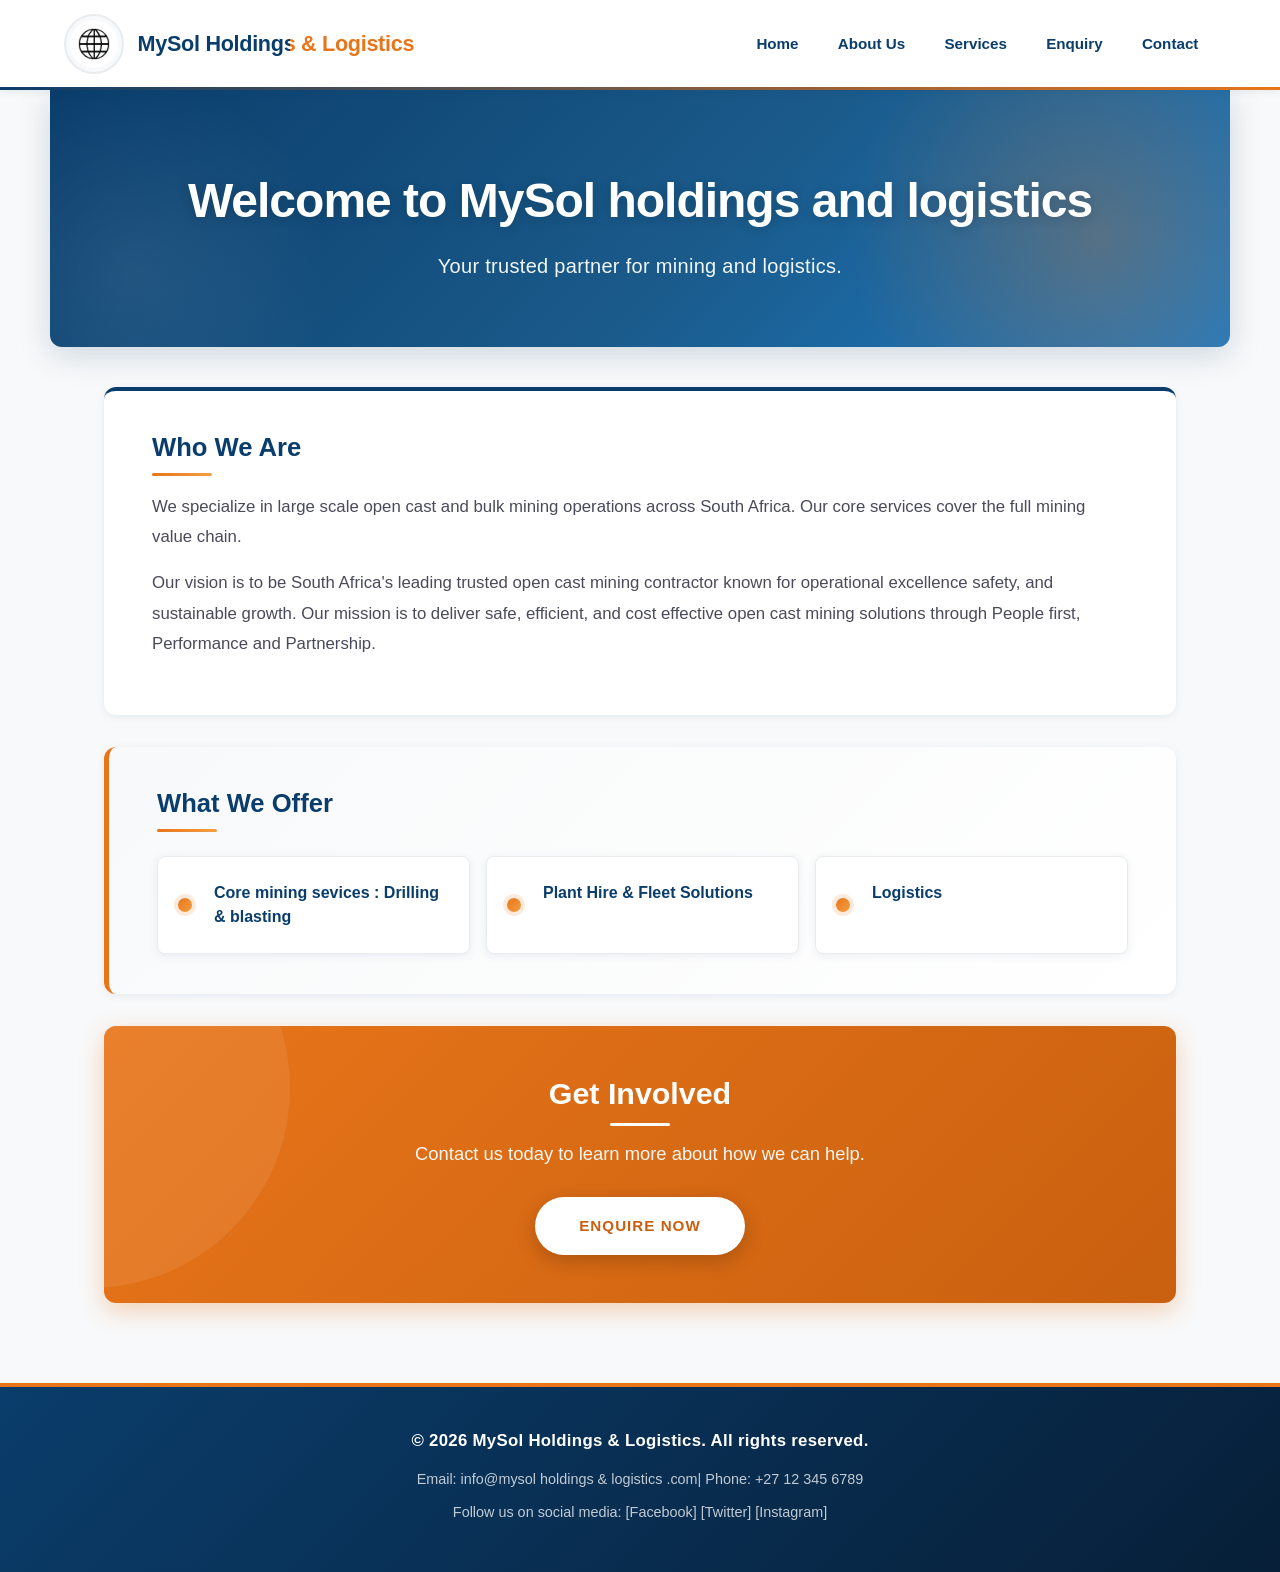
<file: WEDE_POE_ST10482837/index.html>
<!DOCTYPE html>
<html lang="en">
<head>
    <meta charset="UTF-8">
    <meta name="viewport" content="width=device-width, initial-scale=1.0">
    <title>Home - Organisation Name</title>
</head>
<body>

    <!-- ===== HEADER WITH NAVIGATION ===== -->
    <header>
        <div>
            <img src="images/logo.png" alt="Organisation Logo" width="150">
        </div>
        <nav>
            <ul>
                <li><a href="index.html">Home</a></li>
                <li><a href="about.html">About Us</a></li>
                <li><a href="services.html">Services</a></li>
                <li><a href="enquiry.html">Enquiry</a></li>
                <li><a href="contact.html">Contact</a></li>
                <link rel="stylesheet" href="CSS/index.css">
            </ul>
        </nav>
    </header>

    <!-- ===== MAIN CONTENT ===== -->
    <main>

      
        <section>
            <h1>Welcome to MySol holdings and logistics</h1>
            <p>Your trusted partner for mining and logistics.</p>
           
        </section>

        <!-- Introduction Section -->
        <section>
            <h2>Who We Are</h2>
            <p>We specialize in large scale open cast and bulk mining operations across South Africa. Our core services cover the full mining value chain.</p>
            <p>Our vision is to be South Africa's leading trusted open cast mining contractor known for operational excellence safety, and sustainable growth. Our mission is to deliver safe, efficient, and cost effective open cast mining solutions through People first, Performance and Partnership.</p>
        </section>

        <!-- Key Features / Highlights -->
        <section>
            <h2>What We Offer</h2>
            <ul>
                <li>Core mining sevices : Drilling & blasting</li>
                <li>Plant Hire & Fleet Solutions</li>
                <li>Logistics</li>
            </ul>
        </section>

        <!-- Call to Action -->
        <section>
            <h2>Get Involved</h2>
            <p>Contact us today to learn more about how we can help.</p>
            <a href="enquiry.html">Enquire Now</a>
        </section>

    </main>

    <!-- ===== FOOTER ===== -->
    <footer>
        <p>&copy; 2026 MySol Holdings & Logistics. All rights reserved.</p>
        <p>Email: info@mysol holdings & logistics .com| Phone: +27 12 345 6789</p>
        <p>Follow us on social media: [Facebook] [Twitter] [Instagram]</p>
    </footer>

</body>
</html>
</file>
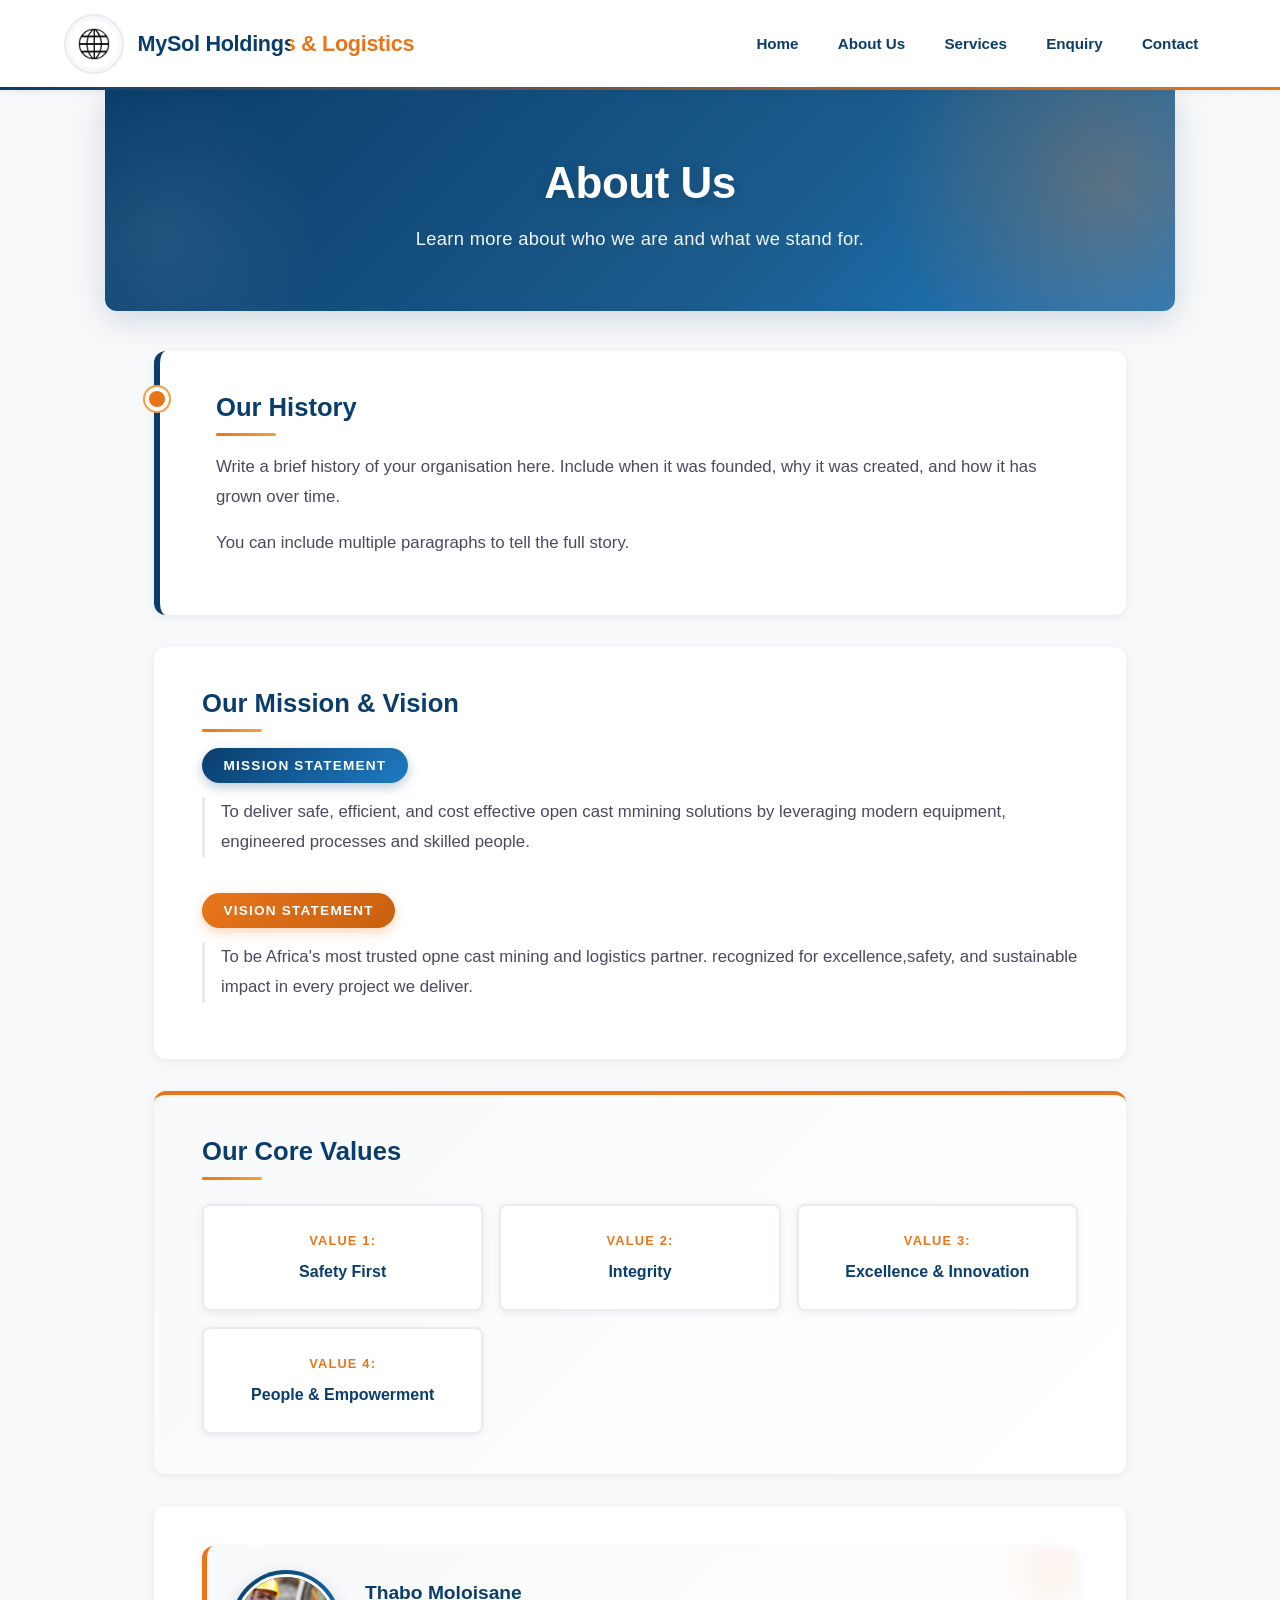
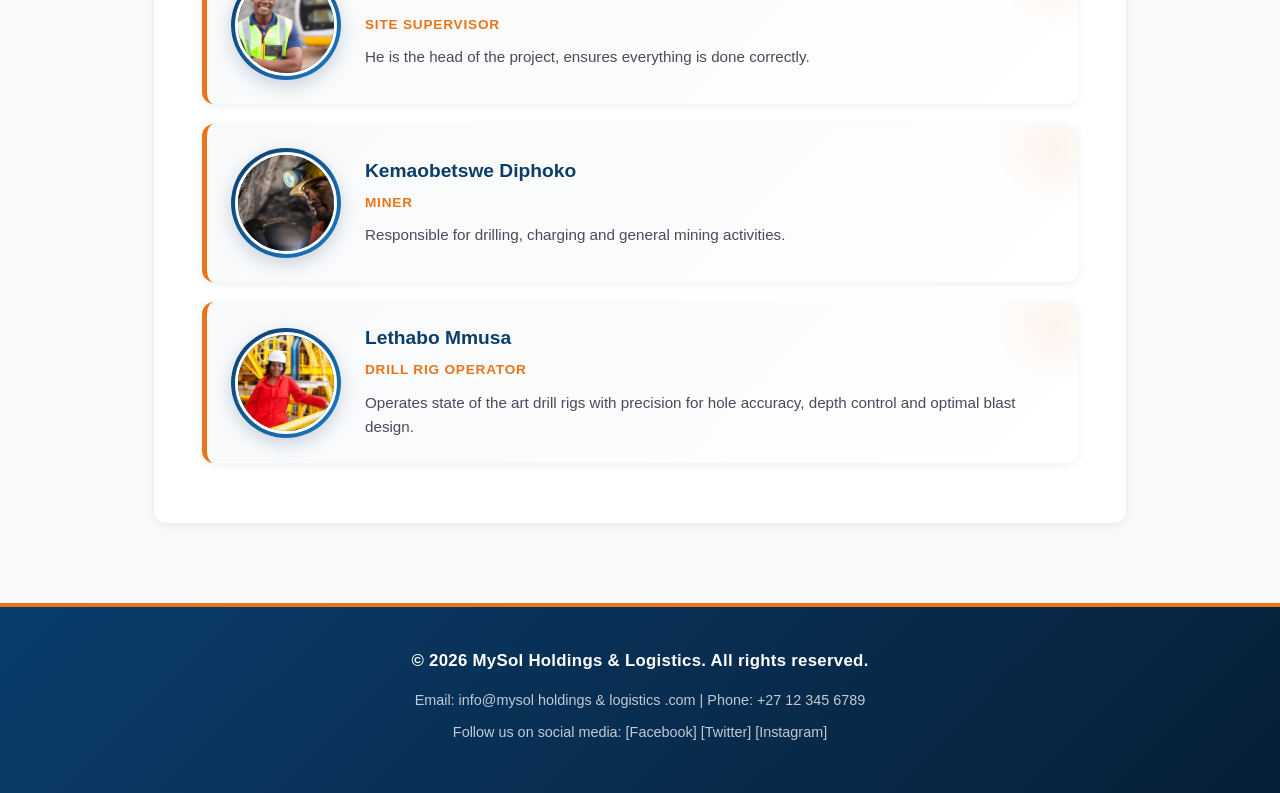
<file: WEDE_POE_ST10482837/about.html>
<!DOCTYPE html>
<html lang="en">
<head>
    <meta charset="UTF-8">
    <meta name="viewport" content="width=device-width, initial-scale=1.0">
    <title>About Us - Organisation Name</title>
</head>
<body>

    <!-- ===== HEADER WITH NAVIGATION ===== -->
    <header>
        <div>
            <img src="images/logo.png" alt="Organisation Logo" width="150">
        </div>
        <nav>
            <ul>
                <li><a href="index.html">Home</a></li>
                <li><a href="about.html">About Us</a></li>
                <li><a href="services.html">Services</a></li>
                <li><a href="enquiry.html">Enquiry</a></li>
                <li><a href="contact.html">Contact</a></li>
                <link rel="stylesheet" href="CSS/about.css">
            </ul>
        </nav>
    </header>

    <!-- ===== MAIN CONTENT ===== -->
    <main>

        <!-- Page Title -->
        <section>
            <h1>About Us</h1>
            <p>Learn more about who we are and what we stand for.</p>
        </section>

        <!-- Organisation History -->
        <section>
            <h2>Our History</h2>
            <p>Write a brief history of your organisation here. Include when it was founded, why it was created, and how it has grown over time.</p>
            <p>You can include multiple paragraphs to tell the full story.</p>
        </section>

        <!-- Mission and Vision -->
        <section>
            <h2>Our Mission & Vision</h2>
            
            <h3>Mission Statement</h3>
            <p>To deliver safe, efficient, and cost effective open cast mmining solutions by leveraging modern equipment, engineered processes and skilled people.</p>
            <h3>Vision Statement</h3>
            <p>To be Africa's most trusted opne cast mining and logistics partner. recognized for excellence,safety, and sustainable impact in every  project we deliver.</p>
        </section>

        <!-- Values -->
        <section>
            <h2>Our Core Values</h2>
            <ul>
                <li><strong>Value 1:</strong>Safety First</li>
                <li><strong>Value 2:</strong>Integrity</li>
                <li><strong>Value 3:</strong>Excellence & Innovation</li>
                <li><strong>Value 4:</strong>People & Empowerment</li>
            </ul>
        </section>

        <!-- Team Members -->
        <section>
            <div class="team-card">
                <div class="team-photo">
                    <img src="images/thabo.jpg" alt="Thabo Moloisane - Site Supervisor">
                </div>
                <div class="team-info">
                    <h3>Thabo Moloisane</h3>
                    <p><strong>Site Supervisor</strong></p>
                    <p>He is the head of the project, ensures everything is done correctly.</p>
                </div>
            </div>

            <div class="team-card">
                <div class="team-photo">
                    <img src="images/kemoabetswe.jpg" alt="Kemaobetswe Diphoko - Miner">
                </div>
                <div class="team-info">
                    <h3>Kemaobetswe Diphoko</h3>
                    <p><strong>Miner</strong></p>
                    <p>Responsible for drilling, charging and general mining activities.</p>
                </div>
            </div>

            <div class="team-card">
                <div class="team-photo">
                    <img src="images/lethabo.jpg" alt="Lethabo Mmusa - Drill Rig Operator">
                </div>
                <div class="team-info">
                    <h3>Lethabo Mmusa</h3>
                    <p><strong>Drill Rig Operator</strong></p>
                    <p>Operates state of the art drill rigs with precision for hole accuracy, depth control and optimal blast design.</p>
                </div>
            </div>
        </section>

    </main>

    <!-- ===== FOOTER ===== -->
    <footer>
        <p>&copy; 2026 MySol Holdings & Logistics. All rights reserved.</p>
        <p>Email: info@mysol holdings & logistics .com | Phone: +27 12 345 6789</p>
        <p>Follow us on social media: [Facebook] [Twitter] [Instagram]</p>
    </footer>

</body>
</html>
</file>
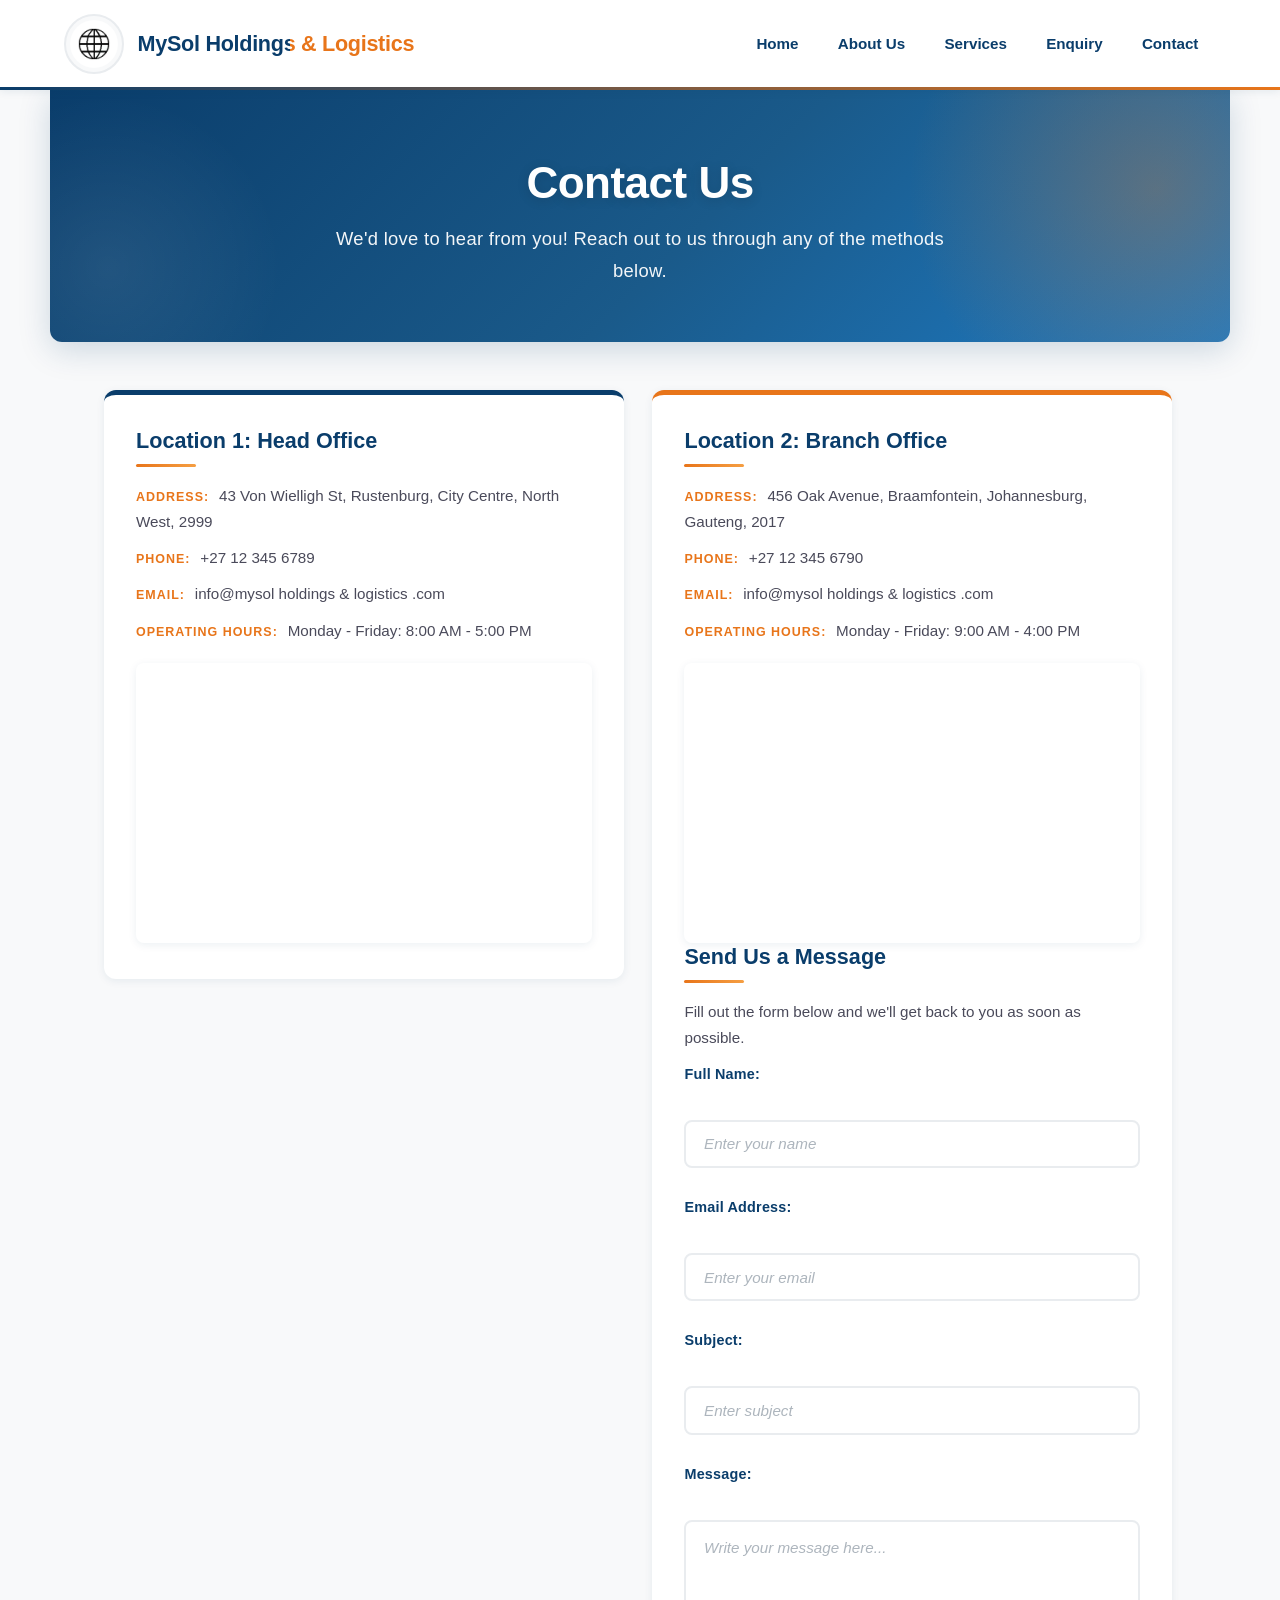
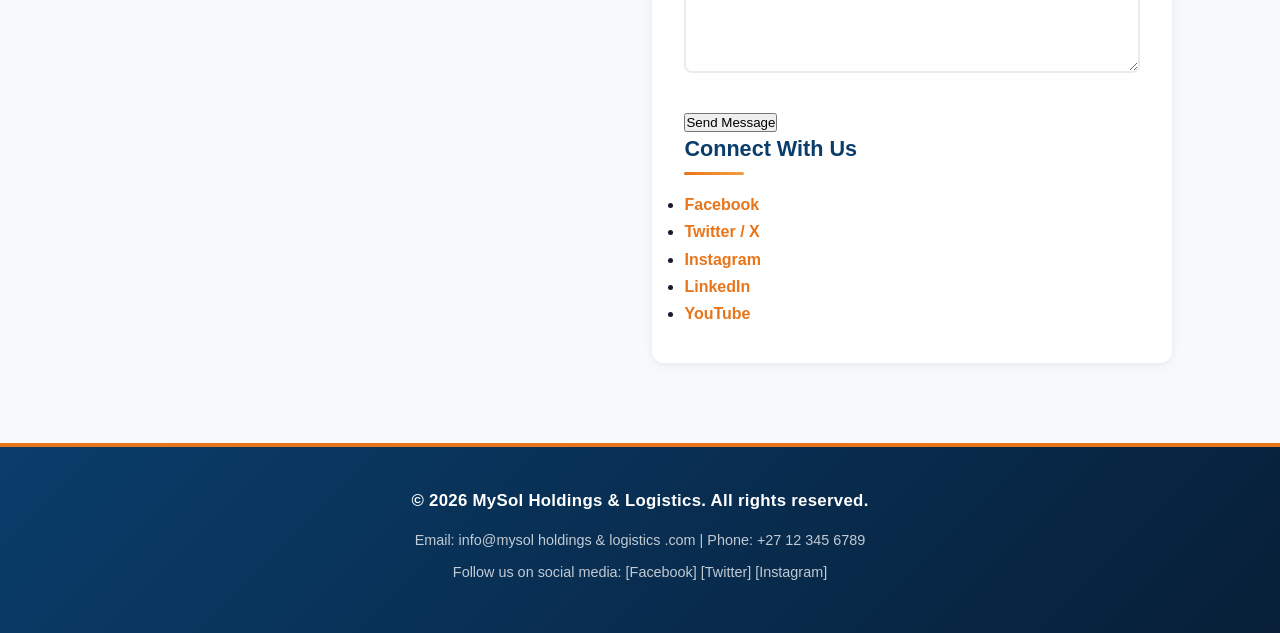
<file: WEDE_POE_ST10482837/contact.html>
<!DOCTYPE html>
<html lang="en">
<head>
    <meta charset="UTF-8">
    <meta name="viewport" content="width=device-width, initial-scale=1.0">
    <title>Contact - Organisation Name</title>
</head>
<body>

    <!-- ===== HEADER WITH NAVIGATION ===== -->
    <header>
        <div>
            <img src="images/logo.png" alt="Organisation Logo" width="150">
        </div>
        <nav>
            <ul>
                <li><a href="index.html">Home</a></li>
                <li><a href="about.html">About Us</a></li>
                <li><a href="services.html">Services</a></li>
                <li><a href="enquiry.html">Enquiry</a></li>
                <li><a href="contact.html">Contact</a></li>
                <link rel="stylesheet" href="CSS/contact.css">
            </ul>
        </nav>
    </header>

    <!-- ===== MAIN CONTENT ===== -->
    <main>

        <!-- Page Title -->
        <section>
            <h1>Contact Us</h1>
            <p>We'd love to hear from you! Reach out to us through any of the methods below.</p>
        </section>

        <!-- Location 1 -->
        <section>
            <h2>Location 1: Head Office</h2>
            <p><strong>Address:</strong> 43 Von Wielligh St, Rustenburg, City Centre, North West, 2999</p>
            <p><strong>Phone:</strong> +27 12 345 6789</p>
            <p><strong>Email:</strong> info@mysol holdings & logistics .com</p>
            <p><strong>Operating Hours:</strong> Monday - Friday: 8:00 AM - 5:00 PM</p>
            <!-- Map placeholder -->
            <iframe src="https://www.google.com/maps/embed?pb=!1m18!1m12!1m3!1d3595.937837672436!2d27.235020574523013!3d-25.673355277407456!2m3!1f0!2f0!3f0!3m2!1i1024!2i768!4f13.1!3m3!1m2!1s0x1ebe09d91824f307%3A0x62cb518120f85bdc!2sMySol%20Holdings%20and%20Logistics%20PTY(LTD)!5e0!3m2!1sen!2sza!4v1786690045069!5m2!1sen!2sza" width="600" height="450" style="border:0;" allowfullscreen="" loading="lazy" referrerpolicy="strict-origin-when-cross-origin"></iframe>
        </section>

        <!-- Location 2 -->
        <section>
            <h2>Location 2: Branch Office</h2>
            <p><strong>Address:</strong> 456 Oak Avenue, Braamfontein, Johannesburg, Gauteng, 2017</p>
            <p><strong>Phone:</strong> +27 12 345 6790</p>
            <p><strong>Email:</strong> info@mysol holdings & logistics .com</p>
            <p><strong>Operating Hours:</strong> Monday - Friday: 9:00 AM - 4:00 PM</p>
            <!-- Map placeholder -->
           <iframe src="https://www.google.com/maps/embed?pb=!1m18!1m12!1m3!1d14320.477138010294!2d28.02776474054277!3d-26.192797683333346!2m3!1f0!2f0!3f0!3m2!1i1024!2i768!4f13.1!3m3!1m2!1s0x1e950c1974081ac5%3A0xd12a225dc667e805!2sBraamfontein%2C%20Johannesburg%2C%202017!5e0!3m2!1sen!2sza!4v1786690291360!5m2!1sen!2sza" width="600" height="450" style="border:0;" allowfullscreen="" loading="lazy" referrerpolicy="strict-origin-when-cross-origin"></iframe>

        <!-- Contact Form -->
        <section>
            <h2>Send Us a Message</h2>
            <p>Fill out the form below and we'll get back to you as soon as possible.</p>

            <form action="#" method="POST">
                <div>
                    <label for="contact-name">Full Name:</label><br>
                    <input type="text" id="contact-name" name="contact-name" placeholder="Enter your name" required>
                </div>
                <br>

                <div>
                    <label for="contact-email">Email Address:</label><br>
                    <input type="email" id="contact-email" name="contact-email" placeholder="Enter your email" required>
                </div>
                <br>

                <div>
                    <label for="contact-subject">Subject:</label><br>
                    <input type="text" id="contact-subject" name="contact-subject" placeholder="Enter subject">
                </div>
                <br>

                <div>
                    <label for="contact-message">Message:</label><br>
                    <textarea id="contact-message" name="contact-message" rows="5" cols="50" placeholder="Write your message here..." required></textarea>
                </div>
                <br>

                <div>
                    <button type="submit">Send Message</button>
                </div>
            </form>
        </section>

        <!-- Social Media Links -->
        <section>
            <h2>Connect With Us</h2>
            <ul>
                <li><a href="#">Facebook</a></li>
                <li><a href="#">Twitter / X</a></li>
                <li><a href="#">Instagram</a></li>
                <li><a href="#">LinkedIn</a></li>
                <li><a href="#">YouTube</a></li>
            </ul>
        </section>

    </main>

    <!-- ===== FOOTER ===== -->
    <footer>
        <p>&copy; 2026 MySol Holdings & Logistics. All rights reserved.</p>
        <p>Email: info@mysol holdings & logistics .com | Phone: +27 12 345 6789</p>
        <p>Follow us on social media: [Facebook] [Twitter] [Instagram]</p>
    </footer>

</body>
</html>
</file>
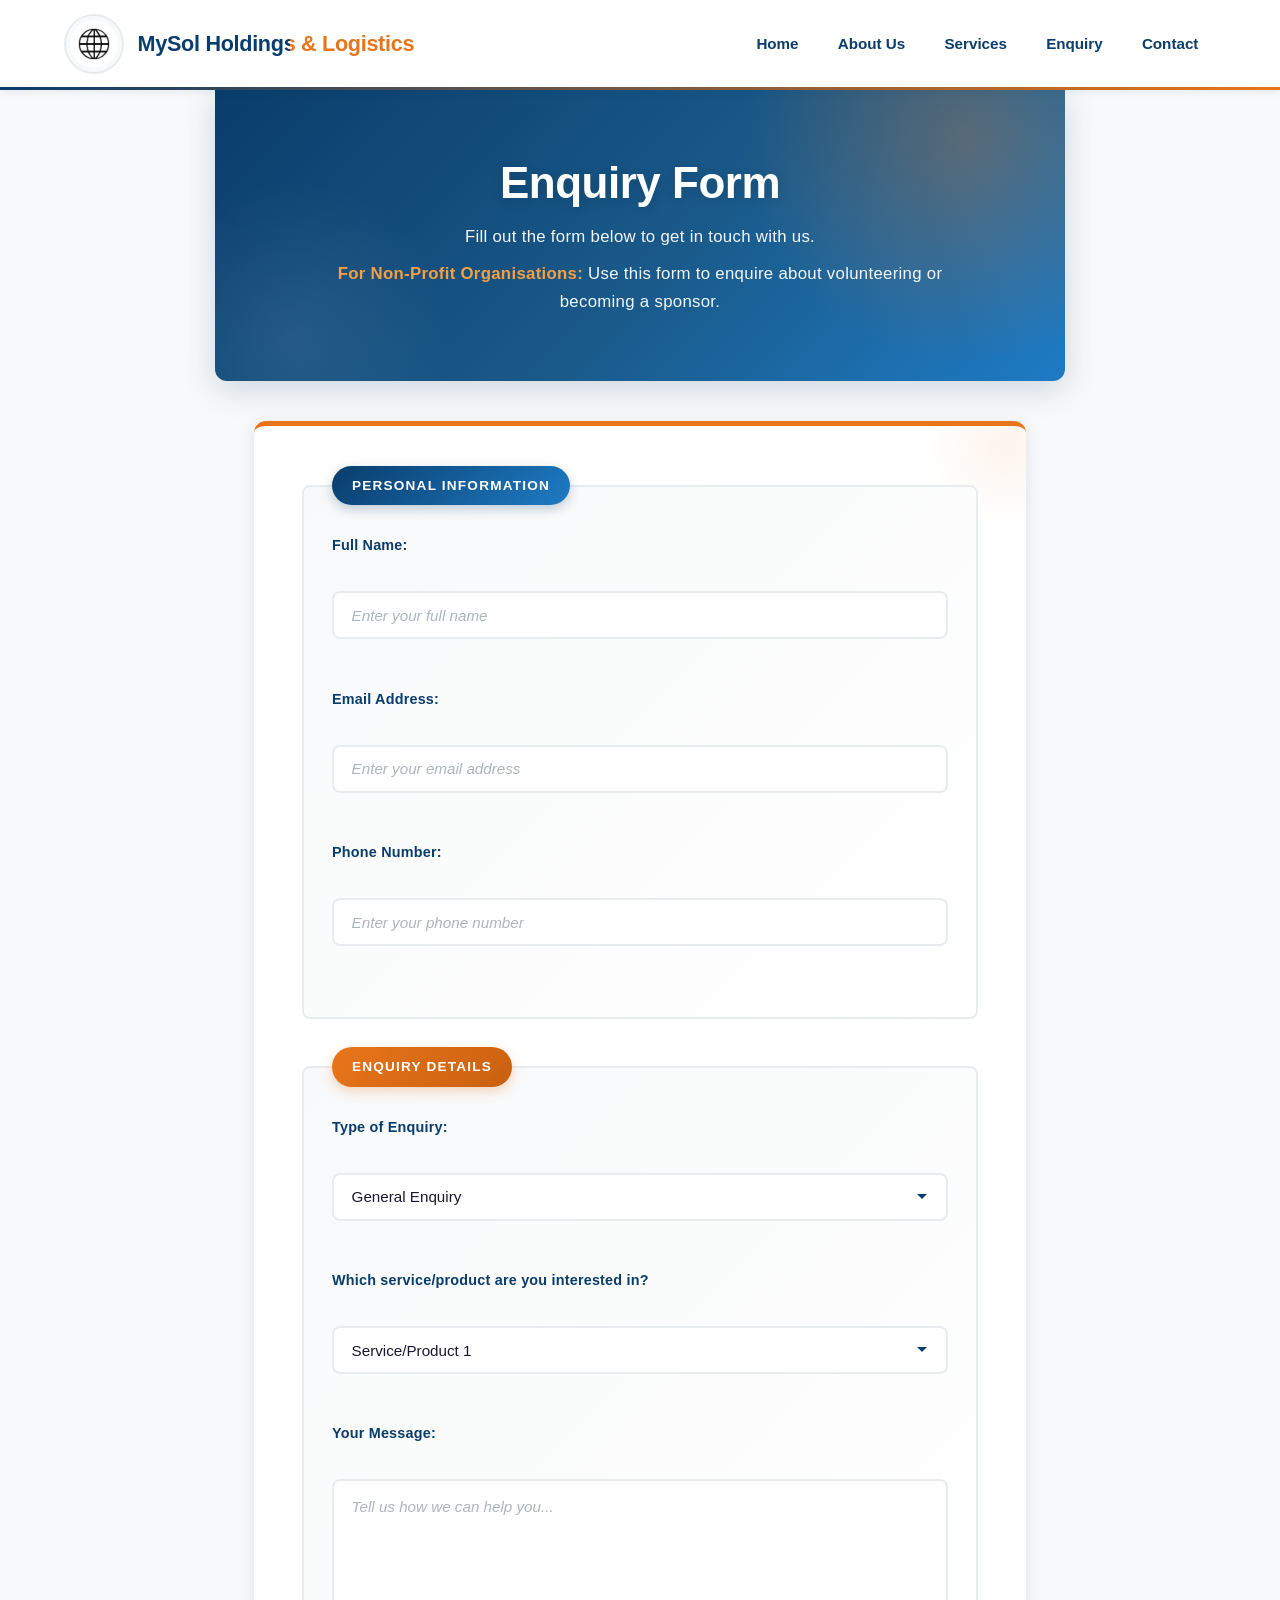
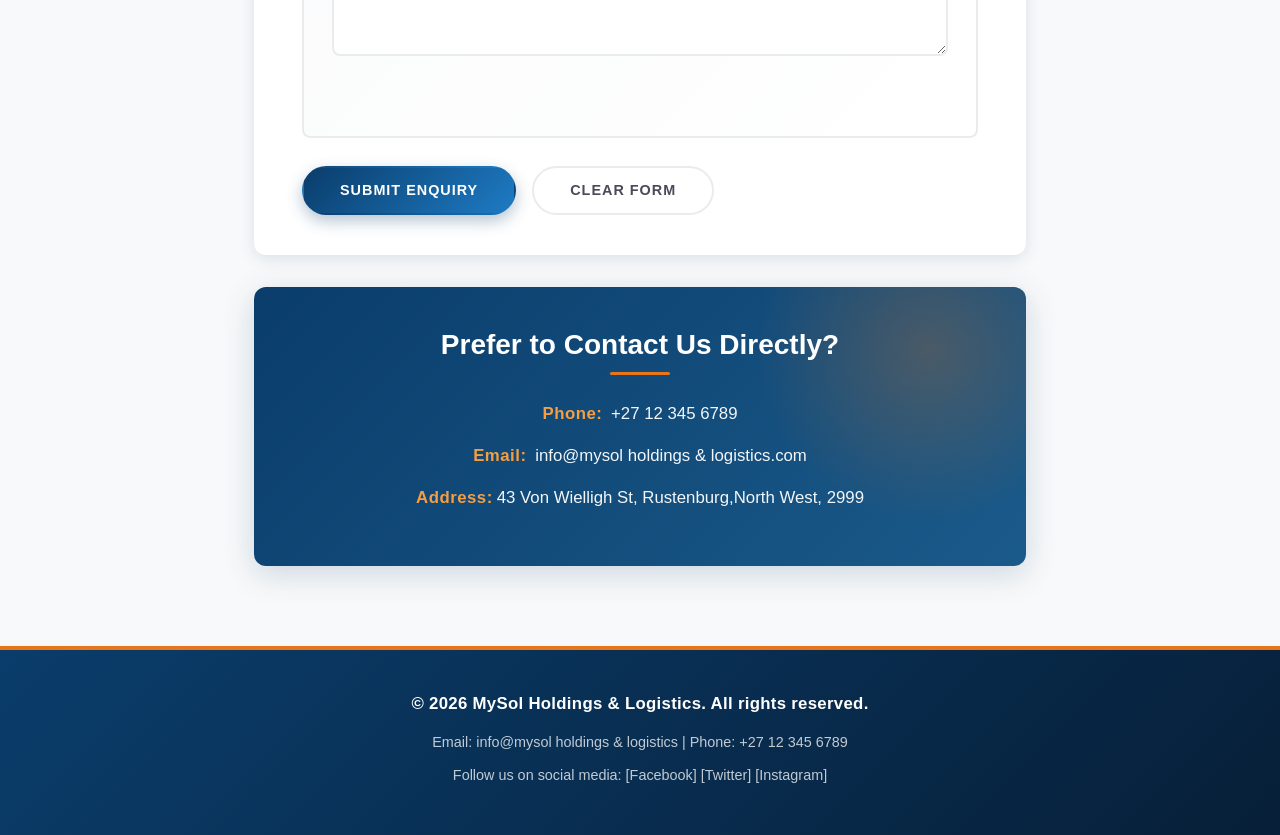
<file: WEDE_POE_ST10482837/enquiry.html>
<!DOCTYPE html>
<html lang="en">
<head>
    <meta charset="UTF-8">
    <meta name="viewport" content="width=device-width, initial-scale=1.0">
    <title>Enquiry - Organisation Name</title>
</head>
<body>

    <!-- ===== HEADER WITH NAVIGATION ===== -->
    <header>
        <div>
            <img src="images/logo.png" alt="Organisation Logo" width="150">
        </div>
        <nav>
            <ul>
                <li><a href="index.html">Home</a></li>
                <li><a href="about.html">About Us</a></li>
                <li><a href="services.html">Services</a></li>
                <li><a href="enquiry.html">Enquiry</a></li>
                <li><a href="contact.html">Contact</a></li>
                <link rel="stylesheet" href="CSS/enquiry.css">
            </ul>
        </nav>
    </header>

    <!-- ===== MAIN CONTENT ===== -->
    <main>

        <!-- Page Title -->
        <section>
            <h1>Enquiry Form</h1>
            <p>Fill out the form below to get in touch with us.</p>
            <p><strong>For Non-Profit Organisations:</strong> Use this form to enquire about volunteering or becoming a sponsor.</p>
        </section>

        <!-- Enquiry Form -->
        <section>
            <form action="#" method="POST">

                <!-- Personal Information -->
                <fieldset>
                    <legend>Personal Information</legend>
                    
                    <div>
                        <label for="fullname">Full Name:</label><br>
                        <input type="text" id="fullname" name="fullname" placeholder="Enter your full name" required>
                    </div>
                    <br>

                    <div>
                        <label for="email">Email Address:</label><br>
                        <input type="email" id="email" name="email" placeholder="Enter your email address" required>
                    </div>
                    <br>

                    <div>
                        <label for="phone">Phone Number:</label><br>
                        <input type="tel" id="phone" name="phone" placeholder="Enter your phone number">
                    </div>
                    <br>

                </fieldset>

                <!-- Enquiry Details -->
                <fieldset>
                    <legend>Enquiry Details</legend>

                    <div>
                        <label for="enquiry-type">Type of Enquiry:</label><br>
                        <select id="enquiry-type" name="enquiry-type">
                            <option value="general">General Enquiry</option>
                            <option value="service">Service/Product Enquiry</option>
                            <option value="volunteer">Volunteer Opportunity (NPO)</option>
                            <option value="sponsor">Sponsorship (NPO)</option>
                            <option value="other">Other</option>
                        </select>
                    </div>
                    <br>

                    <div>
                        <label for="service-interest">Which service/product are you interested in?</label><br>
                        <select id="service-interest" name="service-interest">
                            <option value="service1">Service/Product 1</option>
                            <option value="service2">Service/Product 2</option>
                            <option value="service3">Service/Product 3</option>
                            <option value="not-sure">I'm not sure yet</option>
                        </select>
                    </div>
                    <br>

                    <div>
                        <label for="message">Your Message:</label><br>
                        <textarea id="message" name="message" rows="6" cols="50" placeholder="Tell us how we can help you..." required></textarea>
                    </div>
                    <br>

                </fieldset>

                <!-- Submit Button -->
                <div>
                    <button type="submit">Submit Enquiry</button>
                    <button type="reset">Clear Form</button>
                </div>

            </form>
        </section>

        <!-- Contact Information -->
        <section>
            <h2>Prefer to Contact Us Directly?</h2>
            <p><strong>Phone:</strong> +27 12 345 6789</p>
            <p><strong>Email:</strong> info@mysol holdings & logistics.com</p>
            <p><strong>Address:</strong>43 Von Wielligh St, Rustenburg,North West, 2999</p>
        </section>

    </main>

    <!-- ===== FOOTER ===== -->
    <footer>
        <p>&copy; 2026 MySol Holdings & Logistics. All rights reserved.</p>
        <p>Email: info@mysol holdings & logistics | Phone: +27 12 345 6789</p>
        <p>Follow us on social media: [Facebook] [Twitter] [Instagram]</p>
    </footer>

</body>
</html>
</file>
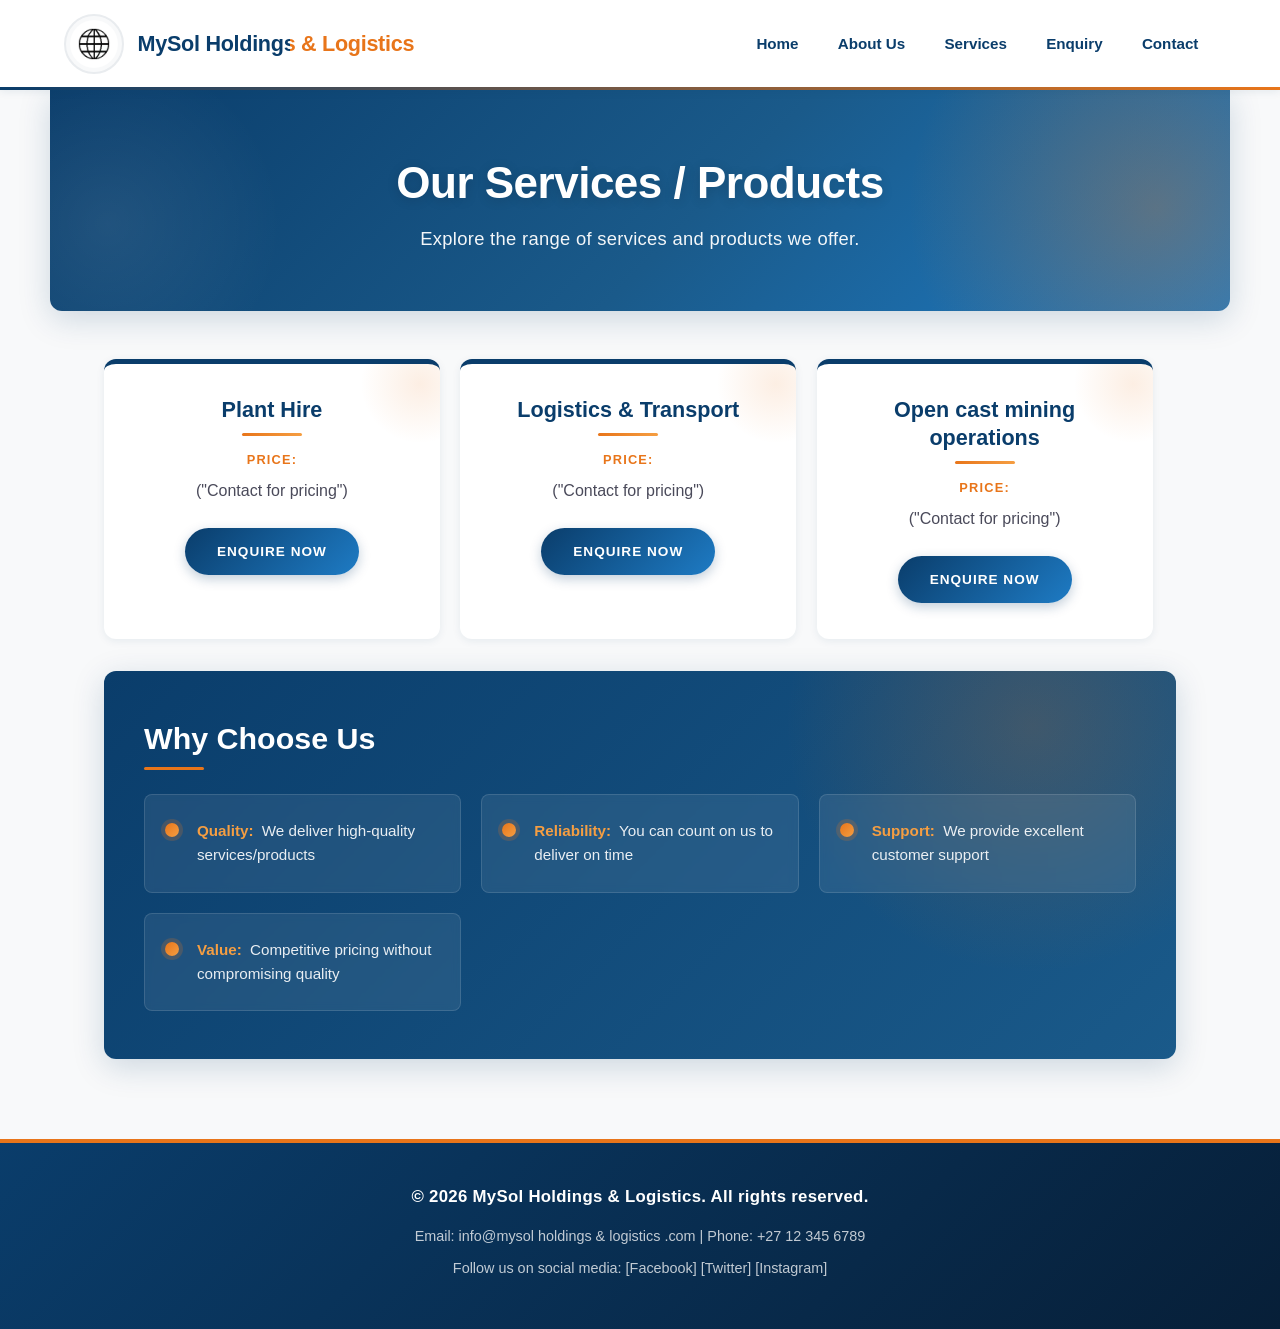
<file: WEDE_POE_ST10482837/services.html>
<!DOCTYPE html>
<html lang="en">
<head>
    <meta charset="UTF-8">
    <meta name="viewport" content="width=device-width, initial-scale=1.0">
    <title>Services - Organisation Name</title>
</head>
<body>

    <!-- ===== HEADER WITH NAVIGATION ===== -->
    <header>
        <div>
            <img src="images/logo.png" alt="Organisation Logo" width="150">
        </div>
        <nav>
            <ul>
                <li><a href="index.html">Home</a></li>
                <li><a href="about.html">About Us</a></li>
                <li><a href="services.html">Services</a></li>
                <li><a href="enquiry.html">Enquiry</a></li>
                <li><a href="contact.html">Contact</a></li>
                <link rel="stylesheet" href="CSS/services.css">
            </ul>
        </nav>
    </header>

    <!-- ===== MAIN CONTENT ===== -->
    <main>

        <!-- Page Title -->
        <section>
            <h1>Our Services / Products</h1>
            <p>Explore the range of services and products we offer.</p>
        </section>

        <!-- Service 1 -->
        <section>
            <h2>Plant Hire</h2>
            <p><strong>Price:</strong> ("Contact for pricing")</p>
            <a href="enquiry.html">Enquire Now</a>
        </section>

        <!-- Service 2 -->
        <section>
            <h2>Logistics & Transport</h2>
            <p><strong>Price:</strong>("Contact for pricing")</p>
            <a href="enquiry.html">Enquire Now</a>
        </section>

        <!-- Service 3 -->
        <section>
            <h2>Open cast mining operations</h2>
            <p><strong>Price:</strong>("Contact for pricing")</p>
            <a href="enquiry.html">Enquire Now</a>
        </section>

        <!-- Service Packages / Additional Info -->
        <section>
            <h2>Why Choose Us</h2>
            <ul>
                <li><strong>Quality:</strong> We deliver high-quality services/products</li>
                <li><strong>Reliability:</strong> You can count on us to deliver on time</li>
                <li><strong>Support:</strong> We provide excellent customer support</li>
                <li><strong>Value:</strong> Competitive pricing without compromising quality</li>
            </ul>
        </section>

    </main>

    <!-- ===== FOOTER ===== -->
    <footer>
        <p>&copy; 2026 MySol Holdings & Logistics. All rights reserved.</p>
        <p>Email: info@mysol holdings & logistics .com | Phone: +27 12 345 6789</p>
        <p>Follow us on social media: [Facebook] [Twitter] [Instagram]</p>
    </footer>

</body>
</html>
</file>
<file: WEDE_POE_ST10482837/CSS/index.css>
:root {
    --white: #ffffff;
    --off-white: #f8f9fa;
    --light-gray: #e9ecef;
    --blue: #0a3d6b;
    --blue-light: #1a5a8a;
    --blue-accent: #1e7bc4;
    --orange: #e8751a;
    --orange-dark: #c9600f;
    --orange-light: #f59e42;
    --text-dark: #1a1a2e;
    --text-medium: #4a4a5a;
    --text-light: #6c757d;
    --shadow-sm: 0 2px 8px rgba(10, 61, 107, 0.08);
    --shadow-md: 0 4px 16px rgba(10, 61, 107, 0.12);
    --shadow-lg: 0 8px 32px rgba(10, 61, 107, 0.18);
    --radius: 8px;
    --radius-lg: 12px;
    --transition: all 0.3s ease;
}

/* ---------- Reset & Base ---------- */
*, *::before, *::after {
    margin: 0;
    padding: 0;
    box-sizing: border-box;
}

html { scroll-behavior: smooth; }

body {
    font-family: 'Segoe UI', Tahoma, Geneva, Verdana, sans-serif;
    line-height: 1.7;
    color: var(--text-dark);
    background-color: var(--off-white);
    -webkit-font-smoothing: antialiased;
    -moz-osx-font-smoothing: grayscale;
}

img { max-width: 100%; height: auto; display: block; }

h1, h2, h3, h4 {
    font-weight: 700;
    line-height: 1.3;
    color: var(--blue);
}

h1 {
    font-size: 2.4rem;
    margin-bottom: 0.5rem;
    letter-spacing: -0.5px;
}

h2 {
    font-size: 1.6rem;
    margin-bottom: 1rem;
    position: relative;
    padding-bottom: 0.75rem;
}

h2::after {
    content: '';
    position: absolute;
    bottom: 0;
    left: 0;
    width: 60px;
    height: 3px;
    background: linear-gradient(90deg, var(--orange), var(--orange-light));
    border-radius: 2px;
}

p { margin-bottom: 1rem; color: var(--text-medium); }

a { color: var(--orange); text-decoration: none; font-weight: 600; transition: var(--transition); }
a:hover { color: var(--orange-dark); }

/* ============================================
   HEADER — with visible organisation name
   ============================================ */
header {
    background: var(--white);
    box-shadow: var(--shadow-sm);
    position: sticky;
    top: 0;
    z-index: 1000;
    display: flex;
    align-items: center;
    justify-content: space-between;
    padding: 0.85rem 5%;
    flex-wrap: wrap;
    gap: 1rem;
    border-bottom: 3px solid transparent;
    border-image: linear-gradient(90deg, var(--blue), var(--orange)) 1;
}

/* The logo + name container */
header > div {
    display: flex;
    align-items: center;
    gap: 0.85rem;
    flex-shrink: 0;
}

header img {
    width: 60px;
    height: 60px;
    object-fit: contain;
    border-radius: 50%;
    background: var(--off-white);
    padding: 4px;
    border: 2px solid var(--light-gray);
}

/* Organisation name — prominent and visible */
header > div::after {
    content: "MySol Holdings & Logistics";
    font-size: 1.35rem;
    font-weight: 800;
    letter-spacing: -0.3px;
    color: var(--blue);
    line-height: 1.2;
    white-space: nowrap;
}

/* Make the word "Logistics" pop in orange */
header > div::after {
    background: linear-gradient(90deg, var(--blue) 0%, var(--blue) 55%, var(--orange) 55%, var(--orange) 100%);
    -webkit-background-clip: text;
    background-clip: text;
    -webkit-text-fill-color: transparent;
}

/* ---------- Navigation ---------- */
nav ul {
    list-style: none;
    display: flex;
    gap: 0.25rem;
    flex-wrap: wrap;
    align-items: center;
}

nav ul li a {
    display: inline-block;
    padding: 0.6rem 1.1rem;
    color: var(--blue);
    font-weight: 600;
    font-size: 0.95rem;
    border-radius: var(--radius);
    position: relative;
    transition: var(--transition);
    text-decoration: none;
}

nav ul li a::after {
    content: '';
    position: absolute;
    bottom: 4px;
    left: 50%;
    transform: translateX(-50%) scaleX(0);
    width: 60%;
    height: 2px;
    background: var(--orange);
    border-radius: 2px;
    transition: transform 0.3s ease;
}

nav ul li a:hover {
    color: var(--orange);
    background: rgba(232, 117, 26, 0.06);
}

nav ul li a:hover::after { transform: translateX(-50%) scaleX(1); }

nav ul li a.active {
    color: var(--orange);
    background: rgba(232, 117, 26, 0.08);
}

nav ul li a.active::after { transform: translateX(-50%) scaleX(1); }

/* ============================================
   MAIN CONTENT
   ============================================ */
main {
    max-width: 1200px;
    margin: 0 auto;
    padding: 0 5% 3rem;
}

/* ---------- Hero Section ---------- */
main > section:first-of-type {
    background: linear-gradient(135deg, var(--blue) 0%, var(--blue-light) 55%, var(--blue-accent) 100%);
    color: var(--white);
    border-radius: 0 0 var(--radius-lg) var(--radius-lg);
    padding: 5rem 2.5rem 4rem;
    margin: 0 -5% 2.5rem;
    position: relative;
    overflow: hidden;
    text-align: center;
    box-shadow: var(--shadow-lg);
}

main > section:first-of-type::before {
    content: '';
    position: absolute;
    top: -40%;
    right: -10%;
    width: 500px;
    height: 500px;
    background: radial-gradient(circle, rgba(232, 117, 26, 0.28) 0%, transparent 70%);
    border-radius: 50%;
    pointer-events: none;
    animation: pulse 6s ease-in-out infinite;
}

main > section:first-of-type::after {
    content: '';
    position: absolute;
    bottom: -50%;
    left: -10%;
    width: 400px;
    height: 400px;
    background: radial-gradient(circle, rgba(255, 255, 255, 0.08) 0%, transparent 70%);
    border-radius: 50%;
    pointer-events: none;
}

@keyframes pulse {
    0%, 100% { transform: scale(1); opacity: 0.8; }
    50% { transform: scale(1.15); opacity: 1; }
}

main > section:first-of-type h1 {
    color: var(--white);
    font-size: 3rem;
    font-weight: 800;
    letter-spacing: -1px;
    margin-bottom: 1rem;
    position: relative;
    z-index: 1;
    text-shadow: 0 2px 12px rgba(0, 0, 0, 0.18);
}

main > section:first-of-type p {
    color: rgba(255, 255, 255, 0.95);
    font-size: 1.25rem;
    max-width: 700px;
    margin: 0 auto;
    position: relative;
    z-index: 1;
    font-weight: 300;
    letter-spacing: 0.3px;
}

/* ---------- "Who We Are" Section ---------- */
main > section:nth-of-type(2) {
    background: var(--white);
    border-radius: var(--radius-lg);
    padding: 2.5rem 3rem;
    margin-bottom: 2rem;
    box-shadow: var(--shadow-sm);
    border-top: 4px solid var(--blue);
    transition: var(--transition);
}

main > section:nth-of-type(2):hover {
    box-shadow: var(--shadow-md);
    transform: translateY(-2px);
}

main > section:nth-of-type(2) p {
    font-size: 1.05rem;
    line-height: 1.8;
}

/* ---------- "What We Offer" Section ---------- */
main > section:nth-of-type(3) {
    background: linear-gradient(135deg, var(--off-white), var(--white));
    border-radius: var(--radius-lg);
    padding: 2.5rem 3rem;
    margin-bottom: 2rem;
    box-shadow: var(--shadow-sm);
    border-left: 5px solid var(--orange);
    transition: var(--transition);
}

main > section:nth-of-type(3):hover { box-shadow: var(--shadow-md); }

main > section:nth-of-type(3) ul {
    list-style: none;
    display: grid;
    grid-template-columns: repeat(auto-fit, minmax(280px, 1fr));
    gap: 1rem;
    margin-top: 1.5rem;
}

main > section:nth-of-type(3) ul li {
    background: var(--white);
    padding: 1.5rem 1.5rem 1.5rem 3.5rem;
    border-radius: var(--radius);
    position: relative;
    box-shadow: var(--shadow-sm);
    font-weight: 600;
    color: var(--blue);
    transition: var(--transition);
    border: 1px solid var(--light-gray);
    font-size: 1rem;
    line-height: 1.5;
}

main > section:nth-of-type(3) ul li::before {
    content: '';
    position: absolute;
    left: 1.25rem;
    top: 50%;
    transform: translateY(-50%);
    width: 14px;
    height: 14px;
    background: linear-gradient(135deg, var(--orange), var(--orange-light));
    border-radius: 50%;
    box-shadow: 0 0 0 4px rgba(232, 117, 26, 0.15);
    transition: var(--transition);
}

main > section:nth-of-type(3) ul li:hover {
    transform: translateY(-4px);
    box-shadow: var(--shadow-md);
    border-color: var(--orange);
    color: var(--orange);
}

main > section:nth-of-type(3) ul li:hover::before {
    box-shadow: 0 0 0 6px rgba(232, 117, 26, 0.2);
    transform: translateY(-50%) scale(1.15);
}

/* ---------- "Get Involved" CTA Section ---------- */
main > section:nth-of-type(4) {
    background: linear-gradient(135deg, var(--orange) 0%, var(--orange-dark) 100%);
    color: var(--white);
    border-radius: var(--radius-lg);
    padding: 3rem 2.5rem;
    margin-bottom: 2rem;
    text-align: center;
    box-shadow: 0 8px 24px rgba(232, 117, 26, 0.3);
    position: relative;
    overflow: hidden;
}

main > section:nth-of-type(4)::before {
    content: '';
    position: absolute;
    top: -50%;
    left: -20%;
    width: 400px;
    height: 400px;
    background: rgba(255, 255, 255, 0.08);
    border-radius: 50%;
    pointer-events: none;
}

main > section:nth-of-type(4) h2 {
    color: var(--white);
    font-size: 1.9rem;
    margin-bottom: 0.75rem;
}

main > section:nth-of-type(4) h2::after {
    left: 50%;
    transform: translateX(-50%);
    background: var(--white);
}

main > section:nth-of-type(4) p {
    color: rgba(255, 255, 255, 0.95);
    font-size: 1.15rem;
    margin-bottom: 1.75rem;
    position: relative;
    z-index: 1;
}

main > section:nth-of-type(4) a[href="enquiry.html"] {
    display: inline-block;
    background: var(--white);
    color: var(--orange-dark);
    padding: 1rem 2.75rem;
    border-radius: 50px;
    font-weight: 700;
    text-transform: uppercase;
    letter-spacing: 1px;
    font-size: 0.95rem;
    box-shadow: 0 6px 20px rgba(0, 0, 0, 0.2);
    transition: var(--transition);
    position: relative;
    z-index: 1;
    text-decoration: none;
}

main > section:nth-of-type(4) a[href="enquiry.html"]:hover {
    background: var(--blue);
    color: var(--white);
    transform: translateY(-3px) scale(1.03);
    box-shadow: 0 10px 28px rgba(0, 0, 0, 0.3);
}

/* ============================================
   FOOTER
   ============================================ */
footer {
    background: linear-gradient(135deg, var(--blue) 0%, #071f38 100%);
    color: rgba(255, 255, 255, 0.85);
    padding: 2.5rem 5%;
    text-align: center;
    border-top: 4px solid var(--orange);
}

footer p {
    color: rgba(255, 255, 255, 0.75);
    margin-bottom: 0.5rem;
    font-size: 0.9rem;
}

footer p:first-child {
    color: var(--white);
    font-weight: 700;
    font-size: 1.05rem;
    margin-bottom: 0.75rem;
    letter-spacing: 0.3px;
}

/* ============================================
   RESPONSIVE
   ============================================ */
@media (max-width: 992px) {
    header {
        flex-direction: column;
        text-align: center;
        padding: 1rem 5%;
    }

    header > div { justify-content: center; }
    header > div::after { font-size: 1.2rem; }
    nav ul { justify-content: center; }
    main > section:first-of-type h1 { font-size: 2.25rem; }
}

@media (max-width: 768px) {
    header > div::after { font-size: 1.05rem; white-space: normal; text-align: center; }
    header img { width: 50px; height: 50px; }

    nav ul { flex-direction: column; width: 100%; gap: 0; }
    nav ul li { width: 100%; }
    nav ul li a {
        display: block;
        text-align: center;
        padding: 0.75rem;
        border-bottom: 1px solid var(--light-gray);
        border-radius: 0;
    }
    nav ul li a::after { display: none; }

    main > section:first-of-type { padding: 3.5rem 1.5rem 3rem; }
    main > section:first-of-type h1 { font-size: 1.85rem; }
    main > section:first-of-type p { font-size: 1rem; }

    main > section:nth-of-type(2),
    main > section:nth-of-type(3) { padding: 1.75rem 1.5rem; }

    main > section:nth-of-type(3) ul { grid-template-columns: 1fr; }
    main > section:nth-of-type(4) { padding: 2rem 1.5rem; }
}

@media (max-width: 480px) {
    main > section:first-of-type h1 { font-size: 1.5rem; }
    main > section:nth-of-type(4) h2 { font-size: 1.4rem; }
    main > section:nth-of-type(4) a[href="enquiry.html"] { width: 100%; }
    header > div::after { font-size: 0.95rem; }
}
</file>
<file: WEDE_POE_ST10482837/CSS/about.css>
:root {
    --white: #ffffff;
    --off-white: #f8f9fa;
    --light-gray: #e9ecef;
    --blue: #0a3d6b;
    --blue-light: #1a5a8a;
    --blue-accent: #1e7bc4;
    --orange: #e8751a;
    --orange-dark: #c9600f;
    --orange-light: #f59e42;
    --text-dark: #1a1a2e;
    --text-medium: #4a4a5a;
    --text-light: #6c757d;
    --shadow-sm: 0 2px 8px rgba(10, 61, 107, 0.08);
    --shadow-md: 0 4px 16px rgba(10, 61, 107, 0.12);
    --shadow-lg: 0 8px 32px rgba(10, 61, 107, 0.18);
    --radius: 8px;
    --radius-lg: 12px;
    --transition: all 0.3s ease;
}

/* ---------- Reset & Base ---------- */
*, *::before, *::after {
    margin: 0;
    padding: 0;
    box-sizing: border-box;
}

html { scroll-behavior: smooth; }

body {
    font-family: 'Segoe UI', Tahoma, Geneva, Verdana, sans-serif;
    line-height: 1.7;
    color: var(--text-dark);
    background-color: var(--off-white);
    -webkit-font-smoothing: antialiased;
    -moz-osx-font-smoothing: grayscale;
}

img { max-width: 100%; height: auto; display: block; }

h1, h2, h3, h4 {
    font-weight: 700;
    line-height: 1.3;
    color: var(--blue);
}

h1 {
    font-size: 2.4rem;
    margin-bottom: 0.5rem;
    letter-spacing: -0.5px;
}

h2 {
    font-size: 1.6rem;
    margin-bottom: 1rem;
    position: relative;
    padding-bottom: 0.75rem;
}

h2::after {
    content: '';
    position: absolute;
    bottom: 0;
    left: 0;
    width: 60px;
    height: 3px;
    background: linear-gradient(90deg, var(--orange), var(--orange-light));
    border-radius: 2px;
}

h3 {
    font-size: 1.25rem;
    margin-bottom: 0.5rem;
    color: var(--blue-light);
}

p { margin-bottom: 1rem; color: var(--text-medium); }

a {
    color: var(--orange);
    text-decoration: none;
    font-weight: 600;
    transition: var(--transition);
}

a:hover { color: var(--orange-dark); }

/* ============================================
   HEADER — with visible organisation name
   ============================================ */
header {
    background: var(--white);
    box-shadow: var(--shadow-sm);
    position: sticky;
    top: 0;
    z-index: 1000;
    display: flex;
    align-items: center;
    justify-content: space-between;
    padding: 0.85rem 5%;
    flex-wrap: wrap;
    gap: 1rem;
    border-bottom: 3px solid transparent;
    border-image: linear-gradient(90deg, var(--blue), var(--orange)) 1;
}

header > div {
    display: flex;
    align-items: center;
    gap: 0.85rem;
    flex-shrink: 0;
}

header img {
    width: 60px;
    height: 60px;
    object-fit: contain;
    border-radius: 50%;
    background: var(--off-white);
    padding: 4px;
    border: 2px solid var(--light-gray);
}

/* Organisation name — always visible */
header > div::after {
    content: "MySol Holdings & Logistics";
    font-size: 1.35rem;
    font-weight: 800;
    letter-spacing: -0.3px;
    line-height: 1.2;
    white-space: nowrap;
    background: linear-gradient(90deg, var(--blue) 0%, var(--blue) 55%, var(--orange) 55%, var(--orange) 100%);
    -webkit-background-clip: text;
    background-clip: text;
    -webkit-text-fill-color: transparent;
}

/* ---------- Navigation ---------- */
nav ul {
    list-style: none;
    display: flex;
    gap: 0.25rem;
    flex-wrap: wrap;
    align-items: center;
}

nav ul li a {
    display: inline-block;
    padding: 0.6rem 1.1rem;
    color: var(--blue);
    font-weight: 600;
    font-size: 0.95rem;
    border-radius: var(--radius);
    position: relative;
    transition: var(--transition);
    text-decoration: none;
}

nav ul li a::after {
    content: '';
    position: absolute;
    bottom: 4px;
    left: 50%;
    transform: translateX(-50%) scaleX(0);
    width: 60%;
    height: 2px;
    background: var(--orange);
    border-radius: 2px;
    transition: transform 0.3s ease;
}

nav ul li a:hover {
    color: var(--orange);
    background: rgba(232, 117, 26, 0.06);
}

nav ul li a:hover::after { transform: translateX(-50%) scaleX(1); }

/* Active page — About Us */
nav ul li a.active {
    color: var(--orange);
    background: rgba(232, 117, 26, 0.08);
}

nav ul li a.active::after { transform: translateX(-50%) scaleX(1); }

/* ============================================
   MAIN CONTENT
   ============================================ */
main {
    max-width: 1100px;
    margin: 0 auto;
    padding: 0 5% 3rem;
}

/* ---------- Page Title Banner ---------- */
main > section:first-of-type {
    background: linear-gradient(135deg, var(--blue) 0%, var(--blue-light) 60%, var(--blue-accent) 100%);
    color: var(--white);
    border-radius: 0 0 var(--radius-lg) var(--radius-lg);
    padding: 4rem 2.5rem 3.5rem;
    margin: 0 -5% 2.5rem;
    text-align: center;
    position: relative;
    overflow: hidden;
    box-shadow: var(--shadow-lg);
}

main > section:first-of-type::before {
    content: '';
    position: absolute;
    top: -60%;
    right: -15%;
    width: 450px;
    height: 450px;
    background: radial-gradient(circle, rgba(232, 117, 26, 0.3) 0%, transparent 70%);
    border-radius: 50%;
    pointer-events: none;
    animation: pulse 6s ease-in-out infinite;
}

main > section:first-of-type::after {
    content: '';
    position: absolute;
    bottom: -40%;
    left: -10%;
    width: 320px;
    height: 320px;
    background: radial-gradient(circle, rgba(255, 255, 255, 0.08) 0%, transparent 70%);
    border-radius: 50%;
    pointer-events: none;
}

@keyframes pulse {
    0%, 100% { transform: scale(1); opacity: 0.8; }
    50% { transform: scale(1.15); opacity: 1; }
}

main > section:first-of-type h1 {
    color: var(--white);
    font-size: 2.75rem;
    font-weight: 800;
    margin-bottom: 0.75rem;
    position: relative;
    z-index: 1;
    text-shadow: 0 2px 12px rgba(0, 0, 0, 0.15);
}

main > section:first-of-type p {
    color: rgba(255, 255, 255, 0.95);
    font-size: 1.15rem;
    max-width: 650px;
    margin: 0 auto;
    position: relative;
    z-index: 1;
    font-weight: 300;
    letter-spacing: 0.3px;
}

/* ---------- Our History Section ---------- */
main > section:nth-of-type(2) {
    background: var(--white);
    border-radius: var(--radius-lg);
    padding: 2.5rem 3rem 2.5rem 3.5rem;
    margin-bottom: 2rem;
    box-shadow: var(--shadow-sm);
    border-left: 6px solid var(--blue);
    transition: var(--transition);
    position: relative;
}

main > section:nth-of-type(2)::before {
    content: '';
    position: absolute;
    top: 2.5rem;
    left: -11px;
    width: 16px;
    height: 16px;
    background: var(--orange);
    border-radius: 50%;
    box-shadow: 0 0 0 4px var(--white), 0 0 0 6px var(--orange-light);
}

main > section:nth-of-type(2):hover {
    box-shadow: var(--shadow-md);
    transform: translateY(-2px);
}

main > section:nth-of-type(2) p {
    font-size: 1.05rem;
    line-height: 1.8;
}

/* ---------- Mission & Vision Section ---------- */
main > section:nth-of-type(3) {
    background: var(--white);
    border-radius: var(--radius-lg);
    padding: 2.5rem 3rem;
    margin-bottom: 2rem;
    box-shadow: var(--shadow-sm);
    transition: var(--transition);
}

main > section:nth-of-type(3):hover { box-shadow: var(--shadow-md); }

main > section:nth-of-type(3) h3 {
    display: inline-block;
    padding: 0.55rem 1.35rem;
    border-radius: 50px;
    font-size: 0.85rem;
    text-transform: uppercase;
    letter-spacing: 1.2px;
    color: var(--white);
    margin-top: 1.25rem;
    margin-bottom: 0.85rem;
    font-weight: 700;
}

main > section:nth-of-type(3) h3:first-of-type {
    margin-top: 0;
    background: linear-gradient(135deg, var(--blue), var(--blue-accent));
    box-shadow: 0 4px 12px rgba(10, 61, 107, 0.28);
}

main > section:nth-of-type(3) h3:last-of-type {
    background: linear-gradient(135deg, var(--orange), var(--orange-dark));
    box-shadow: 0 4px 12px rgba(232, 117, 26, 0.3);
}

main > section:nth-of-type(3) p {
    font-size: 1.05rem;
    line-height: 1.8;
    padding-left: 1rem;
    border-left: 3px solid var(--light-gray);
}

/* ---------- Core Values Section ---------- */
main > section:nth-of-type(4) {
    background: linear-gradient(135deg, var(--off-white), var(--white));
    border-radius: var(--radius-lg);
    padding: 2.5rem 3rem;
    margin-bottom: 2rem;
    box-shadow: var(--shadow-sm);
    border-top: 4px solid var(--orange);
}

main > section:nth-of-type(4) ul {
    list-style: none;
    display: grid;
    grid-template-columns: repeat(auto-fit, minmax(220px, 1fr));
    gap: 1rem;
    margin-top: 1.5rem;
}

main > section:nth-of-type(4) ul li {
    background: var(--white);
    padding: 1.5rem 1.25rem;
    border-radius: var(--radius);
    border: 2px solid var(--light-gray);
    text-align: center;
    transition: var(--transition);
    font-weight: 600;
    color: var(--blue);
    position: relative;
    overflow: hidden;
    box-shadow: var(--shadow-sm);
}

main > section:nth-of-type(4) ul li::before {
    content: '';
    position: absolute;
    top: 0;
    left: 0;
    width: 100%;
    height: 4px;
    background: linear-gradient(90deg, var(--orange), var(--orange-light));
    transform: scaleX(0);
    transform-origin: left;
    transition: transform 0.3s ease;
}

main > section:nth-of-type(4) ul li:hover {
    transform: translateY(-4px);
    border-color: var(--orange);
    box-shadow: var(--shadow-md);
    color: var(--orange);
}

main > section:nth-of-type(4) ul li:hover::before { transform: scaleX(1); }

main > section:nth-of-type(4) ul li strong {
    display: block;
    color: var(--orange);
    font-size: 0.8rem;
    text-transform: uppercase;
    letter-spacing: 1.2px;
    margin-bottom: 0.4rem;
    font-weight: 700;
}

main > section:nth-of-type(4) ul li:hover strong { color: var(--blue); }

/* ============================================
   MEET OUR TEAM — with photos
   ============================================ */
main > section:nth-of-type(5) {
    background: var(--white);
    border-radius: var(--radius-lg);
    padding: 2.5rem 3rem;
    margin-bottom: 2rem;
    box-shadow: var(--shadow-sm);
}

/* Each team member card */
.team-card {
    display: flex;
    align-items: center;
    gap: 1.5rem;
    background: linear-gradient(135deg, var(--off-white), var(--white));
    border-radius: var(--radius-lg);
    padding: 1.5rem;
    margin-bottom: 1.25rem;
    border-left: 5px solid var(--orange);
    transition: var(--transition);
    box-shadow: var(--shadow-sm);
    position: relative;
    overflow: hidden;
}

.team-card::before {
    content: '';
    position: absolute;
    top: 0;
    right: 0;
    width: 120px;
    height: 120px;
    background: radial-gradient(circle, rgba(232, 117, 26, 0.08) 0%, transparent 70%);
    border-radius: 50%;
    transform: translate(30%, -30%);
    pointer-events: none;
    transition: var(--transition);
}

.team-card:hover {
    transform: translateX(6px);
    box-shadow: var(--shadow-md);
    border-left-color: var(--blue);
}

.team-card:hover::before {
    background: radial-gradient(circle, rgba(30, 123, 196, 0.12) 0%, transparent 70%);
    transform: translate(20%, -20%) scale(1.3);
}

/* Circular photo frame with gradient ring */
.team-photo {
    flex-shrink: 0;
    width: 110px;
    height: 110px;
    border-radius: 50%;
    padding: 4px;
    background: linear-gradient(135deg, var(--blue), var(--blue-accent));
    box-shadow: 0 6px 18px rgba(10, 61, 107, 0.2);
    transition: var(--transition);
    position: relative;
    z-index: 1;
}

.team-photo img {
    width: 100%;
    height: 100%;
    border-radius: 50%;
    object-fit: cover;
    border: 3px solid var(--white);
    display: block;
    background: var(--light-gray);
}

.team-card:hover .team-photo {
    background: linear-gradient(135deg, var(--orange), var(--orange-dark));
    box-shadow: 0 8px 24px rgba(232, 117, 26, 0.35);
    transform: scale(1.05);
}

/* Team info block */
.team-info {
    flex: 1;
    position: relative;
    z-index: 1;
}

.team-info h3 {
    color: var(--blue);
    font-size: 1.2rem;
    font-weight: 700;
    margin-bottom: 0.25rem;
    transition: var(--transition);
}

.team-card:hover .team-info h3 { color: var(--orange); }

.team-info p:first-of-type { margin-bottom: 0.5rem; }

.team-info p strong {
    color: var(--orange);
    font-size: 0.85rem;
    text-transform: uppercase;
    letter-spacing: 0.8px;
    font-weight: 700;
}

.team-info p:last-child {
    margin-bottom: 0;
    font-size: 0.95rem;
    color: var(--text-medium);
    line-height: 1.6;
}

/* ============================================
   FOOTER
   ============================================ */
footer {
    background: linear-gradient(135deg, var(--blue) 0%, #071f38 100%);
    color: rgba(255, 255, 255, 0.85);
    padding: 2.5rem 5%;
    text-align: center;
    border-top: 4px solid var(--orange);
}

footer p {
    color: rgba(255, 255, 255, 0.75);
    margin-bottom: 0.5rem;
    font-size: 0.9rem;
}

footer p:first-child {
    color: var(--white);
    font-weight: 700;
    font-size: 1.05rem;
    margin-bottom: 0.75rem;
    letter-spacing: 0.3px;
}

/* ============================================
   RESPONSIVE
   ============================================ */
@media (max-width: 992px) {
    header {
        flex-direction: column;
        text-align: center;
        padding: 1rem 5%;
    }
    header > div { justify-content: center; }
    header > div::after { font-size: 1.2rem; }
    nav ul { justify-content: center; }
    main > section:first-of-type h1 { font-size: 2.25rem; }
}

@media (max-width: 768px) {
    header > div::after { font-size: 1.05rem; white-space: normal; text-align: center; }
    header img { width: 50px; height: 50px; }

    nav ul { flex-direction: column; width: 100%; gap: 0; }
    nav ul li { width: 100%; }
    nav ul li a {
        display: block;
        text-align: center;
        padding: 0.75rem;
        border-bottom: 1px solid var(--light-gray);
        border-radius: 0;
    }
    nav ul li a::after { display: none; }

    main > section:first-of-type { padding: 3rem 1.5rem 2.5rem; }
    main > section:first-of-type h1 { font-size: 1.85rem; }
    main > section:first-of-type p { font-size: 1rem; }

    main > section:nth-of-type(2),
    main > section:nth-of-type(3),
    main > section:nth-of-type(4),
    main > section:nth-of-type(5) { padding: 1.75rem 1.5rem; }

    main > section:nth-of-type(4) ul { grid-template-columns: 1fr; }

    .team-card {
        flex-direction: column;
        text-align: center;
        padding: 1.5rem 1.25rem;
        gap: 1rem;
    }

    .team-card:hover { transform: translateY(-4px); }

    .team-photo { width: 100px; height: 100px; }
}

@media (max-width: 480px) {
    main > section:first-of-type h1 { font-size: 1.5rem; }
    header > div::after { font-size: 0.95rem; }
    .team-photo { width: 90px; height: 90px; }
    .team-info h3 { font-size: 1.1rem; }
}
</file>
<file: WEDE_POE_ST10482837/CSS/contact.css>
:root {
    --white: #ffffff;
    --off-white: #f8f9fa;
    --light-gray: #e9ecef;
    --blue: #0a3d6b;
    --blue-light: #1a5a8a;
    --blue-accent: #1e7bc4;
    --orange: #e8751a;
    --orange-dark: #c9600f;
    --orange-light: #f59e42;
    --text-dark: #1a1a2e;
    --text-medium: #4a4a5a;
    --text-light: #6c757d;
    --shadow-sm: 0 2px 8px rgba(10, 61, 107, 0.08);
    --shadow-md: 0 4px 16px rgba(10, 61, 107, 0.12);
    --shadow-lg: 0 8px 32px rgba(10, 61, 107, 0.18);
    --radius: 8px;
    --radius-lg: 12px;
    --transition: all 0.3s ease;
}

/* ---------- Reset & Base ---------- */
*, *::before, *::after {
    margin: 0;
    padding: 0;
    box-sizing: border-box;
}

html { scroll-behavior: smooth; }

body {
    font-family: 'Segoe UI', Tahoma, Geneva, Verdana, sans-serif;
    line-height: 1.7;
    color: var(--text-dark);
    background-color: var(--off-white);
    -webkit-font-smoothing: antialiased;
    -moz-osx-font-smoothing: grayscale;
}

img { max-width: 100%; height: auto; display: block; }

h1, h2, h3, h4 {
    font-weight: 700;
    line-height: 1.3;
    color: var(--blue);
}

h1 {
    font-size: 2.4rem;
    margin-bottom: 0.5rem;
    letter-spacing: -0.5px;
}

h2 {
    font-size: 1.6rem;
    margin-bottom: 1rem;
    position: relative;
    padding-bottom: 0.75rem;
}

h2::after {
    content: '';
    position: absolute;
    bottom: 0;
    left: 0;
    width: 60px;
    height: 3px;
    background: linear-gradient(90deg, var(--orange), var(--orange-light));
    border-radius: 2px;
}

p { margin-bottom: 1rem; color: var(--text-medium); }

a {
    color: var(--orange);
    text-decoration: none;
    font-weight: 600;
    transition: var(--transition);
}

a:hover { color: var(--orange-dark); }

/* ============================================
   HEADER
   ============================================ */
header {
    background: var(--white);
    box-shadow: var(--shadow-sm);
    position: sticky;
    top: 0;
    z-index: 1000;
    display: flex;
    align-items: center;
    justify-content: space-between;
    padding: 0.85rem 5%;
    flex-wrap: wrap;
    gap: 1rem;
    border-bottom: 3px solid transparent;
    border-image: linear-gradient(90deg, var(--blue), var(--orange)) 1;
}

header > div {
    display: flex;
    align-items: center;
    gap: 0.85rem;
    flex-shrink: 0;
}

header img {
    width: 60px;
    height: 60px;
    object-fit: contain;
    border-radius: 50%;
    background: var(--off-white);
    padding: 4px;
    border: 2px solid var(--light-gray);
}

header > div::after {
    content: "MySol Holdings & Logistics";
    font-size: 1.35rem;
    font-weight: 800;
    letter-spacing: -0.3px;
    line-height: 1.2;
    white-space: nowrap;
    background: linear-gradient(90deg, var(--blue) 0%, var(--blue) 55%, var(--orange) 55%, var(--orange) 100%);
    -webkit-background-clip: text;
    background-clip: text;
    -webkit-text-fill-color: transparent;
}

/* ---------- Navigation ---------- */
nav ul {
    list-style: none;
    display: flex;
    gap: 0.25rem;
    flex-wrap: wrap;
    align-items: center;
}

nav ul li a {
    display: inline-block;
    padding: 0.6rem 1.1rem;
    color: var(--blue);
    font-weight: 600;
    font-size: 0.95rem;
    border-radius: var(--radius);
    position: relative;
    transition: var(--transition);
    text-decoration: none;
}

nav ul li a::after {
    content: '';
    position: absolute;
    bottom: 4px;
    left: 50%;
    transform: translateX(-50%) scaleX(0);
    width: 60%;
    height: 2px;
    background: var(--orange);
    border-radius: 2px;
    transition: transform 0.3s ease;
}

nav ul li a:hover {
    color: var(--orange);
    background: rgba(232, 117, 26, 0.06);
}

nav ul li a:hover::after { transform: translateX(-50%) scaleX(1); }

nav ul li a.active {
    color: var(--orange);
    background: rgba(232, 117, 26, 0.08);
}

nav ul li a.active::after { transform: translateX(-50%) scaleX(1); }

/* ============================================
   MAIN CONTENT
   ============================================ */
main {
    max-width: 1200px;
    margin: 0 auto;
    padding: 0 5% 3rem;
}

/* ---------- Page Title Banner ---------- */
main > section:first-of-type {
    background: linear-gradient(135deg, var(--blue) 0%, var(--blue-light) 55%, var(--blue-accent) 100%);
    color: var(--white);
    border-radius: 0 0 var(--radius-lg) var(--radius-lg);
    padding: 4rem 2.5rem 3.5rem;
    margin: 0 -5% 3rem;
    text-align: center;
    position: relative;
    overflow: hidden;
    box-shadow: var(--shadow-lg);
}

main > section:first-of-type::before {
    content: '';
    position: absolute;
    top: -60%;
    right: -15%;
    width: 500px;
    height: 500px;
    background: radial-gradient(circle, rgba(232, 117, 26, 0.3) 0%, transparent 70%);
    border-radius: 50%;
    pointer-events: none;
    animation: pulse 6s ease-in-out infinite;
}

main > section:first-of-type::after {
    content: '';
    position: absolute;
    bottom: -40%;
    left: -10%;
    width: 350px;
    height: 350px;
    background: radial-gradient(circle, rgba(255, 255, 255, 0.08) 0%, transparent 70%);
    border-radius: 50%;
    pointer-events: none;
}

@keyframes pulse {
    0%, 100% { transform: scale(1); opacity: 0.8; }
    50% { transform: scale(1.15); opacity: 1; }
}

main > section:first-of-type h1 {
    color: var(--white);
    font-size: 2.75rem;
    font-weight: 800;
    margin-bottom: 0.75rem;
    position: relative;
    z-index: 1;
    text-shadow: 0 2px 12px rgba(0, 0, 0, 0.15);
}

main > section:first-of-type p {
    color: rgba(255, 255, 255, 0.95);
    font-size: 1.15rem;
    max-width: 650px;
    margin: 0 auto;
    position: relative;
    z-index: 1;
    font-weight: 300;
    letter-spacing: 0.3px;
}

/* ============================================
   LOCATION SECTIONS
   ============================================ */
main > section:nth-of-type(2),
main > section:nth-of-type(3) {
    display: inline-block;
    vertical-align: top;
    width: calc(50% - 1rem);
    background: var(--white);
    border-radius: var(--radius-lg);
    padding: 2rem 2rem 2.25rem;
    margin: 0 1.5rem 2rem 0;
    box-shadow: var(--shadow-sm);
    border-top: 5px solid var(--blue);
    transition: var(--transition);
    position: relative;
    overflow: hidden;
}

main > section:nth-of-type(3) {
    margin-right: 0;
    border-top-color: var(--orange);
}

main > section:nth-of-type(2):hover,
main > section:nth-of-type(3):hover {
    transform: translateY(-5px);
    box-shadow: var(--shadow-lg);
}

main > section:nth-of-type(2) h2,
main > section:nth-of-type(3) h2 {
    font-size: 1.35rem;
    margin-bottom: 1rem;
}

main > section:nth-of-type(2) p,
main > section:nth-of-type(3) p {
    font-size: 0.95rem;
    margin-bottom: 0.65rem;
    line-height: 1.7;
}

main > section:nth-of-type(2) p strong,
main > section:nth-of-type(3) p strong {
    color: var(--orange);
    font-size: 0.78rem;
    text-transform: uppercase;
    letter-spacing: 1px;
    font-weight: 700;
    display: inline-block;
    margin-right: 0.35rem;
}

main > section:nth-of-type(2) iframe,
main > section:nth-of-type(3) iframe {
    width: 100%;
    height: 280px;
    border: 2px solid var(--light-gray);
    border-radius: var(--radius);
    margin-top: 1.25rem;
    box-shadow: var(--shadow-sm);
    transition: var(--transition);
    display: block;
}

main > section:nth-of-type(2) iframe:hover,
main > section:nth-of-type(3) iframe:hover {
    border-color: var(--orange);
    box-shadow: var(--shadow-md);
}

/* ============================================
   CONTACT FORM SECTION
   ============================================ */
main > section:nth-of-type(4) {
    background: var(--white);
    border-radius: var(--radius-lg);
    padding: 2.5rem 3rem;
    margin-bottom: 2rem;
    box-shadow: var(--shadow-md);
    border-top: 5px solid var(--orange);
    transition: var(--transition);
    position: relative;
    overflow: hidden;
}

main > section:nth-of-type(4)::before {
    content: '';
    position: absolute;
    top: -70px;
    right: -70px;
    width: 180px;
    height: 180px;
    background: radial-gradient(circle, rgba(232, 117, 26, 0.08) 0%, transparent 70%);
    border-radius: 50%;
    pointer-events: none;
}

main > section:nth-of-type(4) h2 {
    margin-bottom: 0.75rem;
}

main > section:nth-of-type(4) > p {
    font-size: 1.02rem;
    margin-bottom: 1.5rem;
}

main > section:nth-of-type(4) form {
    max-width: 720px;
}

main > section:nth-of-type(4) form > div {
    margin-bottom: 1.25rem;
}

label {
    font-weight: 600;
    color: var(--blue);
    font-size: 0.9rem;
    display: block;
    margin-bottom: 0.4rem;
    letter-spacing: 0.2px;
}

input[type="text"],
input[type="email"],
textarea {
    width: 100%;
    padding: 0.85rem 1.1rem;
    font-family: inherit;
    font-size: 0.95rem;
    color: var(--text-dark);
    background: var(--white);
    border: 2px solid var(--light-gray);
    border-radius: var(--radius);
    transition: var(--transition);
    outline: none;
}

input[type="text"]:focus,
input[type="email"]:focus,
textarea:focus {
    border-color: var(--orange);
    box-shadow: 0 0 0 4px rgba(232, 117, 26, 0.12);
}

input::placeholder,
textarea::placeholder {
    color: #adb5bd;
    font-style: italic;
}

textarea {
    resize: vertical;
    min-height: 150px;
    line-height: 1.6;
}


/* Button wrapper — centers and sizes the button cleanly */
main > section:nth-of-type(4) form .form-actions {
    display: flex;
    justify-content: flex-start;
    align-items: center;
    margin-top: 1.75rem;
    margin-bottom: 0;
    width: auto;
    gap: 0.75rem;
    clear: both;
}

/* The button itself */
main > section:nth-of-type(4) form .form-actions button[type="submit"] {
    /* Reset any inherited full-width behaviour */
    width: auto;
    max-width: none;
    display: inline-flex;
    align-items: center;
    justify-content: center;
    gap: 0.6rem;

    padding: 0.95rem 2.25rem;
    font-family: inherit;
    font-size: 0.9rem;
    font-weight: 700;
    text-transform: uppercase;
    letter-spacing: 1px;
    line-height: 1;
    white-space: nowrap;

    border: none;
    border-radius: 50px;
    cursor: pointer;
    outline: none;

    background: linear-gradient(135deg, var(--blue), var(--blue-accent));
    color: var(--white);
    box-shadow: 0 6px 16px rgba(10, 61, 107, 0.3);
    transition: var(--transition);
}

main > section:nth-of-type(4) form .form-actions button[type="submit"] i {
    font-size: 0.95rem;
    transition: var(--transition);
}

main > section:nth-of-type(4) form .form-actions button[type="submit"]:hover {
    background: linear-gradient(135deg, var(--orange), var(--orange-dark));
    color: var(--white);
    transform: translateY(-3px);
    box-shadow: 0 10px 24px rgba(232, 117, 26, 0.4);
}

main > section:nth-of-type(4) form .form-actions button[type="submit"]:hover i {
    transform: translateX(4px) rotate(-8deg);
}

main > section:nth-of-type(4) form .form-actions button[type="submit"]:active {
    transform: translateY(-1px);
    box-shadow: 0 4px 12px rgba(232, 117, 26, 0.35);
}

/* ============================================
   SOCIAL MEDIA SECTION
   ============================================ */
main > section:nth-of-type(5) {
    background: linear-gradient(135deg, var(--blue) 0%, var(--blue-light) 100%);
    color: var(--white);
    border-radius: var(--radius-lg);
    padding: 2.5rem 3rem;
    margin-bottom: 2rem;
    box-shadow: var(--shadow-lg);
    text-align: center;
    position: relative;
    overflow: hidden;
}

main > section:nth-of-type(5)::before {
    content: '';
    position: absolute;
    top: -40%;
    right: -10%;
    width: 350px;
    height: 350px;
    background: radial-gradient(circle, rgba(232, 117, 26, 0.25) 0%, transparent 70%);
    border-radius: 50%;
    pointer-events: none;
}

main > section:nth-of-type(5) h2 {
    color: var(--white);
    margin-bottom: 1.5rem;
    position: relative;
    z-index: 1;
}

main > section:nth-of-type(5) h2::after {
    left: 50%;
    transform: translateX(-50%);
    background: var(--orange);
}

main > section:nth-of-type(5) ul {
    list-style: none;
    display: flex;
    justify-content: center;
    gap: 0.85rem;
    flex-wrap: wrap;
    position: relative;
    z-index: 1;
}

main > section:nth-of-type(5) ul li { margin: 0; }

main > section:nth-of-type(5) ul li a {
    display: inline-flex;
    align-items: center;
    gap: 0.6rem;
    padding: 0.75rem 1.5rem;
    background: rgba(255, 255, 255, 0.1);
    border: 2px solid rgba(255, 255, 255, 0.25);
    border-radius: 50px;
    color: var(--white);
    font-weight: 600;
    font-size: 0.9rem;
    letter-spacing: 0.3px;
    transition: var(--transition);
    text-decoration: none;
    backdrop-filter: blur(4px);
}

main > section:nth-of-type(5) ul li a i {
    font-size: 1.1rem;
    transition: var(--transition);
}

main > section:nth-of-type(5) ul li a:hover {
    color: var(--white);
    transform: translateY(-3px);
    box-shadow: 0 8px 20px rgba(0, 0, 0, 0.25);
    border-color: transparent;
}

main > section:nth-of-type(5) ul li a:hover i {
    transform: scale(1.2);
}

main > section:nth-of-type(5) ul li:nth-child(1) a:hover { background: #1877f2; }
main > section:nth-of-type(5) ul li:nth-child(2) a:hover { background: #000000; }
main > section:nth-of-type(5) ul li:nth-child(3) a:hover {
    background: linear-gradient(45deg, #f09433, #e6683c, #dc2743, #cc2366, #bc1888);
}
main > section:nth-of-type(5) ul li:nth-child(4) a:hover { background: #0a66c2; }
main > section:nth-of-type(5) ul li:nth-child(5) a:hover { background: #ff0000; }

/* ============================================
   FOOTER
   ============================================ */
footer {
    background: linear-gradient(135deg, var(--blue) 0%, #071f38 100%);
    color: rgba(255, 255, 255, 0.85);
    padding: 2.5rem 5%;
    text-align: center;
    border-top: 4px solid var(--orange);
}

footer p {
    color: rgba(255, 255, 255, 0.75);
    margin-bottom: 0.5rem;
    font-size: 0.9rem;
}

footer p:first-child {
    color: var(--white);
    font-weight: 700;
    font-size: 1.05rem;
    margin-bottom: 0.75rem;
    letter-spacing: 0.3px;
}

/* ============================================
   RESPONSIVE
   ============================================ */
@media (max-width: 992px) {
    header {
        flex-direction: column;
        text-align: center;
        padding: 1rem 5%;
    }
    header > div { justify-content: center; }
    header > div::after { font-size: 1.2rem; }
    nav ul { justify-content: center; }
    main > section:first-of-type h1 { font-size: 2.25rem; }

    main > section:nth-of-type(2),
    main > section:nth-of-type(3) {
        display: block;
        width: 100%;
        margin: 0 0 1.5rem 0;
    }
    main > section:nth-of-type(3) { margin-bottom: 2rem; }
}

@media (max-width: 768px) {
    header > div::after { font-size: 1.05rem; white-space: normal; text-align: center; }
    header img { width: 50px; height: 50px; }

    nav ul { flex-direction: column; width: 100%; gap: 0; }
    nav ul li { width: 100%; }
    nav ul li a {
        display: block;
        text-align: center;
        padding: 0.75rem;
        border-bottom: 1px solid var(--light-gray);
        border-radius: 0;
    }
    nav ul li a::after { display: none; }

    main > section:first-of-type { padding: 3rem 1.5rem 2.5rem; }
    main > section:first-of-type h1 { font-size: 1.85rem; }
    main > section:first-of-type p { font-size: 1rem; }

    main > section:nth-of-type(2),
    main > section:nth-of-type(3),
    main > section:nth-of-type(4),
    main > section:nth-of-type(5) { padding: 1.75rem 1.5rem; }

    main > section:nth-of-type(2) iframe,
    main > section:nth-of-type(3) iframe { height: 220px; }

    /* — Send button full-width and centered on mobile */
    main > section:nth-of-type(4) form .form-actions {
        justify-content: center;
        width: 100%;
    }
    main > section:nth-of-type(4) form .form-actions button[type="submit"] {
        width: 100%;
        max-width: 320px;
    }

    main > section:nth-of-type(5) ul { flex-direction: column; align-items: center; }
    main > section:nth-of-type(5) ul li { width: 100%; max-width: 320px; }
    main > section:nth-of-type(5) ul li a {
        display: flex;
        justify-content: center;
        width: 100%;
    }
}

@media (max-width: 480px) {
    main > section:first-of-type h1 { font-size: 1.5rem; }
    header > div::after { font-size: 0.95rem; }
    main > section:nth-of-type(2) iframe,
    main > section:nth-of-type(3) iframe { height: 180px; }
}
</file>
<file: WEDE_POE_ST10482837/CSS/enquiry.css>
:root {
    --white: #ffffff;
    --off-white: #f8f9fa;
    --light-gray: #e9ecef;
    --blue: #0a3d6b;
    --blue-light: #1a5a8a;
    --blue-accent: #1e7bc4;
    --orange: #e8751a;
    --orange-dark: #c9600f;
    --orange-light: #f59e42;
    --text-dark: #1a1a2e;
    --text-medium: #4a4a5a;
    --text-light: #6c757d;
    --shadow-sm: 0 2px 8px rgba(10, 61, 107, 0.08);
    --shadow-md: 0 4px 16px rgba(10, 61, 107, 0.12);
    --shadow-lg: 0 8px 32px rgba(10, 61, 107, 0.18);
    --radius: 8px;
    --radius-lg: 12px;
    --transition: all 0.3s ease;
}

/* ---------- Reset & Base ---------- */
*, *::before, *::after {
    margin: 0;
    padding: 0;
    box-sizing: border-box;
}

html { scroll-behavior: smooth; }

body {
    font-family: 'Segoe UI', Tahoma, Geneva, Verdana, sans-serif;
    line-height: 1.7;
    color: var(--text-dark);
    background-color: var(--off-white);
    -webkit-font-smoothing: antialiased;
    -moz-osx-font-smoothing: grayscale;
}

img { max-width: 100%; height: auto; display: block; }

h1, h2, h3, h4 {
    font-weight: 700;
    line-height: 1.3;
    color: var(--blue);
}

h1 {
    font-size: 2.4rem;
    margin-bottom: 0.5rem;
    letter-spacing: -0.5px;
}

h2 {
    font-size: 1.6rem;
    margin-bottom: 1rem;
    position: relative;
    padding-bottom: 0.75rem;
}

h2::after {
    content: '';
    position: absolute;
    bottom: 0;
    left: 0;
    width: 60px;
    height: 3px;
    background: linear-gradient(90deg, var(--orange), var(--orange-light));
    border-radius: 2px;
}

p { margin-bottom: 1rem; color: var(--text-medium); }

a {
    color: var(--orange);
    text-decoration: none;
    font-weight: 600;
    transition: var(--transition);
}

a:hover { color: var(--orange-dark); }

/* ============================================
   HEADER — with visible organisation name
   ============================================ */
header {
    background: var(--white);
    box-shadow: var(--shadow-sm);
    position: sticky;
    top: 0;
    z-index: 1000;
    display: flex;
    align-items: center;
    justify-content: space-between;
    padding: 0.85rem 5%;
    flex-wrap: wrap;
    gap: 1rem;
    border-bottom: 3px solid transparent;
    border-image: linear-gradient(90deg, var(--blue), var(--orange)) 1;
}

header > div {
    display: flex;
    align-items: center;
    gap: 0.85rem;
    flex-shrink: 0;
}

header img {
    width: 60px;
    height: 60px;
    object-fit: contain;
    border-radius: 50%;
    background: var(--off-white);
    padding: 4px;
    border: 2px solid var(--light-gray);
}

header > div::after {
    content: "MySol Holdings & Logistics";
    font-size: 1.35rem;
    font-weight: 800;
    letter-spacing: -0.3px;
    line-height: 1.2;
    white-space: nowrap;
    background: linear-gradient(90deg, var(--blue) 0%, var(--blue) 55%, var(--orange) 55%, var(--orange) 100%);
    -webkit-background-clip: text;
    background-clip: text;
    -webkit-text-fill-color: transparent;
}

/* ---------- Navigation ---------- */
nav ul {
    list-style: none;
    display: flex;
    gap: 0.25rem;
    flex-wrap: wrap;
    align-items: center;
}

nav ul li a {
    display: inline-block;
    padding: 0.6rem 1.1rem;
    color: var(--blue);
    font-weight: 600;
    font-size: 0.95rem;
    border-radius: var(--radius);
    position: relative;
    transition: var(--transition);
    text-decoration: none;
}

nav ul li a::after {
    content: '';
    position: absolute;
    bottom: 4px;
    left: 50%;
    transform: translateX(-50%) scaleX(0);
    width: 60%;
    height: 2px;
    background: var(--orange);
    border-radius: 2px;
    transition: transform 0.3s ease;
}

nav ul li a:hover {
    color: var(--orange);
    background: rgba(232, 117, 26, 0.06);
}

nav ul li a:hover::after { transform: translateX(-50%) scaleX(1); }

nav ul li a.active {
    color: var(--orange);
    background: rgba(232, 117, 26, 0.08);
}

nav ul li a.active::after { transform: translateX(-50%) scaleX(1); }

/* ============================================
   MAIN CONTENT
   ============================================ */
main {
    max-width: 900px;
    margin: 0 auto;
    padding: 0 5% 3rem;
}

/* ---------- Page Title Banner ---------- */
main > section:first-of-type {
    background: linear-gradient(135deg, var(--blue) 0%, var(--blue-light) 55%, var(--blue-accent) 100%);
    color: var(--white);
    border-radius: 0 0 var(--radius-lg) var(--radius-lg);
    padding: 4rem 2.5rem 3.5rem;
    margin: 0 -5% 2.5rem;
    text-align: center;
    position: relative;
    overflow: hidden;
    box-shadow: var(--shadow-lg);
}

main > section:first-of-type::before {
    content: '';
    position: absolute;
    top: -60%;
    right: -15%;
    width: 450px;
    height: 450px;
    background: radial-gradient(circle, rgba(232, 117, 26, 0.3) 0%, transparent 70%);
    border-radius: 50%;
    pointer-events: none;
    animation: pulse 6s ease-in-out infinite;
}

main > section:first-of-type::after {
    content: '';
    position: absolute;
    bottom: -40%;
    left: -10%;
    width: 320px;
    height: 320px;
    background: radial-gradient(circle, rgba(255, 255, 255, 0.08) 0%, transparent 70%);
    border-radius: 50%;
    pointer-events: none;
}

@keyframes pulse {
    0%, 100% { transform: scale(1); opacity: 0.8; }
    50% { transform: scale(1.15); opacity: 1; }
}

main > section:first-of-type h1 {
    color: var(--white);
    font-size: 2.75rem;
    font-weight: 800;
    margin-bottom: 0.75rem;
    position: relative;
    z-index: 1;
    text-shadow: 0 2px 12px rgba(0, 0, 0, 0.15);
}

main > section:first-of-type p {
    color: rgba(255, 255, 255, 0.95);
    font-size: 1.05rem;
    max-width: 650px;
    margin: 0 auto 0.5rem;
    position: relative;
    z-index: 1;
    font-weight: 300;
    letter-spacing: 0.3px;
}

main > section:first-of-type p strong {
    color: var(--orange-light);
    font-weight: 700;
}

/* ============================================
   ENQUIRY FORM SECTION
   ============================================ */
main > section:nth-of-type(2) {
    background: var(--white);
    border-radius: var(--radius-lg);
    padding: 2.5rem 3rem;
    margin-bottom: 2rem;
    box-shadow: var(--shadow-md);
    border-top: 5px solid var(--orange);
    transition: var(--transition);
    position: relative;
    overflow: hidden;
}

main > section:nth-of-type(2)::before {
    content: '';
    position: absolute;
    top: -60px;
    right: -60px;
    width: 160px;
    height: 160px;
    background: radial-gradient(circle, rgba(232, 117, 26, 0.08) 0%, transparent 70%);
    border-radius: 50%;
    pointer-events: none;
}

/* ---------- Fieldsets ---------- */
fieldset {
    border: 2px solid var(--light-gray);
    border-radius: var(--radius);
    padding: 1.75rem 1.75rem 1.5rem;
    margin-bottom: 1.75rem;
    background: linear-gradient(135deg, var(--off-white), var(--white));
    transition: var(--transition);
    position: relative;
}

fieldset:hover {
    border-color: var(--blue-accent);
    box-shadow: 0 4px 16px rgba(10, 61, 107, 0.08);
}

legend {
    font-weight: 700;
    color: var(--white);
    font-size: 0.85rem;
    text-transform: uppercase;
    letter-spacing: 1.2px;
    padding: 0.5rem 1.25rem;
    background: linear-gradient(135deg, var(--blue), var(--blue-accent));
    border-radius: 50px;
    box-shadow: 0 4px 12px rgba(10, 61, 107, 0.25);
}

/* Give the second fieldset (Enquiry Details) an orange legend */
fieldset:nth-of-type(2) legend {
    background: linear-gradient(135deg, var(--orange), var(--orange-dark));
    box-shadow: 0 4px 12px rgba(232, 117, 26, 0.3);
}

/* ---------- Form Fields ---------- */
main > section:nth-of-type(2) form > fieldset > div {
    margin-bottom: 1.25rem;
}

main > section:nth-of-type(2) form > fieldset > div:last-child {
    margin-bottom: 0;
}

label {
    font-weight: 600;
    color: var(--blue);
    font-size: 0.9rem;
    display: block;
    margin-bottom: 0.4rem;
    letter-spacing: 0.2px;
}

input[type="text"],
input[type="email"],
input[type="tel"],
select,
textarea {
    width: 100%;
    padding: 0.85rem 1.1rem;
    font-family: inherit;
    font-size: 0.95rem;
    color: var(--text-dark);
    background: var(--white);
    border: 2px solid var(--light-gray);
    border-radius: var(--radius);
    transition: var(--transition);
    outline: none;
}

input[type="text"]:focus,
input[type="email"]:focus,
input[type="tel"]:focus,
select:focus,
textarea:focus {
    border-color: var(--orange);
    box-shadow: 0 0 0 4px rgba(232, 117, 26, 0.12);
    background: var(--white);
}

input::placeholder,
textarea::placeholder {
    color: #adb5bd;
    font-style: italic;
}

textarea {
    resize: vertical;
    min-height: 140px;
    line-height: 1.6;
}

select {
    cursor: pointer;
    appearance: none;
    background-image: url("data:image/svg+xml,%3Csvg xmlns='http://www.w3.org/2000/svg' width='12' height='12' viewBox='0 0 12 12'%3E%3Cpath fill='%230a3d6b' d='M6 8L1 3h10z'/%3E%3C/svg%3E");
    background-repeat: no-repeat;
    background-position: right 1.1rem center;
    padding-right: 2.75rem;
}

/* ---------- Form Buttons ---------- */
main > section:nth-of-type(2) form > div:last-of-type {
    display: flex;
    gap: 1rem;
    flex-wrap: wrap;
    justify-content: flex-start;
    margin-top: 1.5rem;
}

button[type="submit"],
button[type="reset"] {
    display: inline-block;
    padding: 0.9rem 2.25rem;
    font-family: inherit;
    font-size: 0.9rem;
    font-weight: 700;
    text-transform: uppercase;
    letter-spacing: 1px;
    border-radius: 50px;
    border: 2px solid transparent;
    cursor: pointer;
    transition: var(--transition);
    outline: none;
}

/* Submit button — blue gradient */
button[type="submit"] {
    background: linear-gradient(135deg, var(--blue), var(--blue-accent));
    color: var(--white);
    box-shadow: 0 6px 16px rgba(10, 61, 107, 0.3);
}

button[type="submit"]:hover {
    background: linear-gradient(135deg, var(--orange), var(--orange-dark));
    color: var(--white);
    transform: translateY(-3px);
    box-shadow: 0 10px 24px rgba(232, 117, 26, 0.4);
}

/* Reset button — outline style */
button[type="reset"] {
    background: transparent;
    color: var(--text-medium);
    border: 2px solid var(--light-gray);
}

button[type="reset"]:hover {
    border-color: var(--orange);
    color: var(--orange);
    background: rgba(232, 117, 26, 0.06);
    transform: translateY(-3px);
}

/* ============================================
   CONTACT INFORMATION SECTION
   ============================================ */
main > section:nth-of-type(3) {
    background: linear-gradient(135deg, var(--blue) 0%, var(--blue-light) 100%);
    color: var(--white);
    border-radius: var(--radius-lg);
    padding: 2.5rem 3rem;
    margin-bottom: 2rem;
    box-shadow: var(--shadow-lg);
    position: relative;
    overflow: hidden;
    text-align: center;
}

main > section:nth-of-type(3)::before {
    content: '';
    position: absolute;
    top: -40%;
    right: -10%;
    width: 350px;
    height: 350px;
    background: radial-gradient(circle, rgba(232, 117, 26, 0.25) 0%, transparent 70%);
    border-radius: 50%;
    pointer-events: none;
}

main > section:nth-of-type(3) h2 {
    color: var(--white);
    font-size: 1.75rem;
    margin-bottom: 1.5rem;
    position: relative;
    z-index: 1;
    padding-bottom: 0.75rem;
}

main > section:nth-of-type(3) h2::after {
    left: 50%;
    transform: translateX(-50%);
    background: var(--orange);
}

main > section:nth-of-type(3) p {
    color: rgba(255, 255, 255, 0.95);
    font-size: 1.05rem;
    margin-bottom: 0.75rem;
    position: relative;
    z-index: 1;
    line-height: 1.8;
}

main > section:nth-of-type(3) p strong {
    color: var(--orange-light);
    font-weight: 700;
    letter-spacing: 0.5px;
    margin-right: 0.25rem;
}

/* ============================================
   FOOTER
   ============================================ */
footer {
    background: linear-gradient(135deg, var(--blue) 0%, #071f38 100%);
    color: rgba(255, 255, 255, 0.85);
    padding: 2.5rem 5%;
    text-align: center;
    border-top: 4px solid var(--orange);
}

footer p {
    color: rgba(255, 255, 255, 0.75);
    margin-bottom: 0.5rem;
    font-size: 0.9rem;
}

footer p:first-child {
    color: var(--white);
    font-weight: 700;
    font-size: 1.05rem;
    margin-bottom: 0.75rem;
    letter-spacing: 0.3px;
}

/* ============================================
   RESPONSIVE
   ============================================ */
@media (max-width: 992px) {
    header {
        flex-direction: column;
        text-align: center;
        padding: 1rem 5%;
    }
    header > div { justify-content: center; }
    header > div::after { font-size: 1.2rem; }
    nav ul { justify-content: center; }
    main > section:first-of-type h1 { font-size: 2.25rem; }
}

@media (max-width: 768px) {
    header > div::after { font-size: 1.05rem; white-space: normal; text-align: center; }
    header img { width: 50px; height: 50px; }

    nav ul { flex-direction: column; width: 100%; gap: 0; }
    nav ul li { width: 100%; }
    nav ul li a {
        display: block;
        text-align: center;
        padding: 0.75rem;
        border-bottom: 1px solid var(--light-gray);
        border-radius: 0;
    }
    nav ul li a::after { display: none; }

    main > section:first-of-type { padding: 3rem 1.5rem 2.5rem; }
    main > section:first-of-type h1 { font-size: 1.85rem; }
    main > section:first-of-type p { font-size: 0.95rem; }

    main > section:nth-of-type(2),
    main > section:nth-of-type(3) { padding: 1.75rem 1.5rem; }

    fieldset { padding: 1.25rem 1.25rem 1rem; }

    main > section:nth-of-type(2) form > div:last-of-type {
        flex-direction: column;
    }

    button[type="submit"],
    button[type="reset"] {
        width: 100%;
        text-align: center;
    }
}

@media (max-width: 480px) {
    main > section:first-of-type h1 { font-size: 1.5rem; }
    header > div::after { font-size: 0.95rem; }
    legend { font-size: 0.75rem; padding: 0.4rem 1rem; }
}
</file>
<file: WEDE_POE_ST10482837/CSS/services.css>
:root {
    --white: #ffffff;
    --off-white: #f8f9fa;
    --light-gray: #e9ecef;
    --blue: #0a3d6b;
    --blue-light: #1a5a8a;
    --blue-accent: #1e7bc4;
    --orange: #e8751a;
    --orange-dark: #c9600f;
    --orange-light: #f59e42;
    --text-dark: #1a1a2e;
    --text-medium: #4a4a5a;
    --text-light: #6c757d;
    --shadow-sm: 0 2px 8px rgba(10, 61, 107, 0.08);
    --shadow-md: 0 4px 16px rgba(10, 61, 107, 0.12);
    --shadow-lg: 0 8px 32px rgba(10, 61, 107, 0.18);
    --radius: 8px;
    --radius-lg: 12px;
    --transition: all 0.3s ease;
}

/* ---------- Reset & Base ---------- */
*, *::before, *::after {
    margin: 0;
    padding: 0;
    box-sizing: border-box;
}

html { scroll-behavior: smooth; }

body {
    font-family: 'Segoe UI', Tahoma, Geneva, Verdana, sans-serif;
    line-height: 1.7;
    color: var(--text-dark);
    background-color: var(--off-white);
    -webkit-font-smoothing: antialiased;
    -moz-osx-font-smoothing: grayscale;
}

img { max-width: 100%; height: auto; display: block; }

h1, h2, h3, h4 {
    font-weight: 700;
    line-height: 1.3;
    color: var(--blue);
}

h1 {
    font-size: 2.4rem;
    margin-bottom: 0.5rem;
    letter-spacing: -0.5px;
}

h2 {
    font-size: 1.6rem;
    margin-bottom: 1rem;
    position: relative;
    padding-bottom: 0.75rem;
}

h2::after {
    content: '';
    position: absolute;
    bottom: 0;
    left: 0;
    width: 60px;
    height: 3px;
    background: linear-gradient(90deg, var(--orange), var(--orange-light));
    border-radius: 2px;
}

h3 {
    font-size: 1.25rem;
    margin-bottom: 0.5rem;
    color: var(--blue-light);
}

p { margin-bottom: 1rem; color: var(--text-medium); }

a {
    color: var(--orange);
    text-decoration: none;
    font-weight: 600;
    transition: var(--transition);
}

a:hover { color: var(--orange-dark); }

/* ============================================
   HEADER — with visible organisation name
   ============================================ */
header {
    background: var(--white);
    box-shadow: var(--shadow-sm);
    position: sticky;
    top: 0;
    z-index: 1000;
    display: flex;
    align-items: center;
    justify-content: space-between;
    padding: 0.85rem 5%;
    flex-wrap: wrap;
    gap: 1rem;
    border-bottom: 3px solid transparent;
    border-image: linear-gradient(90deg, var(--blue), var(--orange)) 1;
}

header > div {
    display: flex;
    align-items: center;
    gap: 0.85rem;
    flex-shrink: 0;
}

header img {
    width: 60px;
    height: 60px;
    object-fit: contain;
    border-radius: 50%;
    background: var(--off-white);
    padding: 4px;
    border: 2px solid var(--light-gray);
}

header > div::after {
    content: "MySol Holdings & Logistics";
    font-size: 1.35rem;
    font-weight: 800;
    letter-spacing: -0.3px;
    line-height: 1.2;
    white-space: nowrap;
    background: linear-gradient(90deg, var(--blue) 0%, var(--blue) 55%, var(--orange) 55%, var(--orange) 100%);
    -webkit-background-clip: text;
    background-clip: text;
    -webkit-text-fill-color: transparent;
}

/* ---------- Navigation ---------- */
nav ul {
    list-style: none;
    display: flex;
    gap: 0.25rem;
    flex-wrap: wrap;
    align-items: center;
}

nav ul li a {
    display: inline-block;
    padding: 0.6rem 1.1rem;
    color: var(--blue);
    font-weight: 600;
    font-size: 0.95rem;
    border-radius: var(--radius);
    position: relative;
    transition: var(--transition);
    text-decoration: none;
}

nav ul li a::after {
    content: '';
    position: absolute;
    bottom: 4px;
    left: 50%;
    transform: translateX(-50%) scaleX(0);
    width: 60%;
    height: 2px;
    background: var(--orange);
    border-radius: 2px;
    transition: transform 0.3s ease;
}

nav ul li a:hover {
    color: var(--orange);
    background: rgba(232, 117, 26, 0.06);
}

nav ul li a:hover::after { transform: translateX(-50%) scaleX(1); }

nav ul li a.active {
    color: var(--orange);
    background: rgba(232, 117, 26, 0.08);
}

nav ul li a.active::after { transform: translateX(-50%) scaleX(1); }

/* ============================================
   MAIN CONTENT
   ============================================ */
main {
    max-width: 1200px;
    margin: 0 auto;
    padding: 0 5% 3rem;
}

/* ---------- Page Title Banner ---------- */
main > section:first-of-type {
    background: linear-gradient(135deg, var(--blue) 0%, var(--blue-light) 55%, var(--blue-accent) 100%);
    color: var(--white);
    border-radius: 0 0 var(--radius-lg) var(--radius-lg);
    padding: 4rem 2.5rem 3.5rem;
    margin: 0 -5% 3rem;
    text-align: center;
    position: relative;
    overflow: hidden;
    box-shadow: var(--shadow-lg);
}

main > section:first-of-type::before {
    content: '';
    position: absolute;
    top: -60%;
    right: -15%;
    width: 500px;
    height: 500px;
    background: radial-gradient(circle, rgba(232, 117, 26, 0.3) 0%, transparent 70%);
    border-radius: 50%;
    pointer-events: none;
    animation: pulse 6s ease-in-out infinite;
}

main > section:first-of-type::after {
    content: '';
    position: absolute;
    bottom: -40%;
    left: -10%;
    width: 350px;
    height: 350px;
    background: radial-gradient(circle, rgba(255, 255, 255, 0.08) 0%, transparent 70%);
    border-radius: 50%;
    pointer-events: none;
}

@keyframes pulse {
    0%, 100% { transform: scale(1); opacity: 0.8; }
    50% { transform: scale(1.15); opacity: 1; }
}

main > section:first-of-type h1 {
    color: var(--white);
    font-size: 2.75rem;
    font-weight: 800;
    margin-bottom: 0.75rem;
    position: relative;
    z-index: 1;
    text-shadow: 0 2px 12px rgba(0, 0, 0, 0.15);
}

main > section:first-of-type p {
    color: rgba(255, 255, 255, 0.95);
    font-size: 1.15rem;
    max-width: 650px;
    margin: 0 auto;
    position: relative;
    z-index: 1;
    font-weight: 300;
    letter-spacing: 0.3px;
}

/* ============================================
   SERVICE CARDS — grid layout
   ============================================ */

/* Group the three service cards (sections 2, 3, 4) into a grid */
main {
    display: block;
}

/* Each service card */
main > section:nth-of-type(2),
main > section:nth-of-type(3),
main > section:nth-of-type(4) {
    display: inline-block;
    vertical-align: top;
    width: calc(33.333% - 1.34rem);
    margin: 0 1rem 2rem 0;
    background: var(--white);
    border-radius: var(--radius-lg);
    padding: 2rem 1.75rem;
    box-shadow: var(--shadow-sm);
    border-top: 5px solid var(--blue);
    transition: var(--transition);
    position: relative;
    overflow: hidden;
    text-align: center;
    min-height: 280px;
}

main > section:nth-of-type(4) { margin-right: 0; }

/* Orange accent circle in the corner */
main > section:nth-of-type(2)::before,
main > section:nth-of-type(3)::before,
main > section:nth-of-type(4)::before {
    content: '';
    position: absolute;
    top: -40px;
    right: -40px;
    width: 120px;
    height: 120px;
    background: radial-gradient(circle, rgba(232, 117, 26, 0.12) 0%, transparent 70%);
    border-radius: 50%;
    transition: var(--transition);
    pointer-events: none;
}

main > section:nth-of-type(2):hover,
main > section:nth-of-type(3):hover,
main > section:nth-of-type(4):hover {
    transform: translateY(-8px);
    box-shadow: var(--shadow-lg);
    border-top-color: var(--orange);
}

main > section:nth-of-type(2):hover::before,
main > section:nth-of-type(3):hover::before,
main > section:nth-of-type(4):hover::before {
    transform: scale(1.5);
    background: radial-gradient(circle, rgba(232, 117, 26, 0.2) 0%, transparent 70%);
}

/* Service card headings */
main > section:nth-of-type(2) h2,
main > section:nth-of-type(3) h2,
main > section:nth-of-type(4) h2 {
    font-size: 1.35rem;
    margin-bottom: 0.85rem;
    padding-bottom: 0.75rem;
    color: var(--blue);
    transition: var(--transition);
}

main > section:nth-of-type(2) h2::after,
main > section:nth-of-type(3) h2::after,
main > section:nth-of-type(4) h2::after {
    left: 50%;
    transform: translateX(-50%);
}

main > section:nth-of-type(2):hover h2,
main > section:nth-of-type(3):hover h2,
main > section:nth-of-type(4):hover h2 {
    color: var(--orange);
}

/* Price text */
main > section:nth-of-type(2) p,
main > section:nth-of-type(3) p,
main > section:nth-of-type(4) p {
    font-size: 1rem;
    margin-bottom: 1.5rem;
    color: var(--text-medium);
    line-height: 1.7;
}

main > section:nth-of-type(2) p strong,
main > section:nth-of-type(3) p strong,
main > section:nth-of-type(4) p strong {
    display: block;
    color: var(--orange);
    font-size: 0.8rem;
    text-transform: uppercase;
    letter-spacing: 1.2px;
    margin-bottom: 0.35rem;
    font-weight: 700;
}

/* Enquire button */
main > section:nth-of-type(2) a[href="enquiry.html"],
main > section:nth-of-type(3) a[href="enquiry.html"],
main > section:nth-of-type(4) a[href="enquiry.html"] {
    display: inline-block;
    padding: 0.75rem 2rem;
    background: linear-gradient(135deg, var(--blue), var(--blue-accent));
    color: var(--white);
    border-radius: 50px;
    font-weight: 700;
    font-size: 0.85rem;
    text-transform: uppercase;
    letter-spacing: 1px;
    text-decoration: none;
    box-shadow: 0 4px 12px rgba(10, 61, 107, 0.25);
    transition: var(--transition);
    position: relative;
    z-index: 1;
}

main > section:nth-of-type(2) a[href="enquiry.html"]:hover,
main > section:nth-of-type(3) a[href="enquiry.html"]:hover,
main > section:nth-of-type(4) a[href="enquiry.html"]:hover {
    background: linear-gradient(135deg, var(--orange), var(--orange-dark));
    color: var(--white);
    transform: translateY(-3px);
    box-shadow: 0 8px 20px rgba(232, 117, 26, 0.4);
}

/* ============================================
   "WHY CHOOSE US" SECTION
   ============================================ */
main > section:nth-of-type(5) {
    display: block;
    width: 100%;
    margin: 0 0 2rem 0;
    background: linear-gradient(135deg, var(--blue) 0%, var(--blue-light) 100%);
    color: var(--white);
    border-radius: var(--radius-lg);
    padding: 3rem 2.5rem;
    box-shadow: var(--shadow-lg);
    border-top: none;
    position: relative;
    overflow: hidden;
}

main > section:nth-of-type(5)::before {
    content: '';
    position: absolute;
    top: -50%;
    right: -10%;
    width: 500px;
    height: 500px;
    background: radial-gradient(circle, rgba(232, 117, 26, 0.2) 0%, transparent 70%);
    border-radius: 50%;
    pointer-events: none;
}

main > section:nth-of-type(5) h2 {
    color: var(--white);
    font-size: 1.9rem;
    margin-bottom: 1.5rem;
    position: relative;
    z-index: 1;
}

main > section:nth-of-type(5) h2::after {
    background: var(--orange);
}

main > section:nth-of-type(5) ul {
    list-style: none;
    display: grid;
    grid-template-columns: repeat(auto-fit, minmax(240px, 1fr));
    gap: 1.25rem;
    margin-top: 1.5rem;
    position: relative;
    z-index: 1;
}

main > section:nth-of-type(5) ul li {
    background: rgba(255, 255, 255, 0.08);
    padding: 1.5rem 1.5rem 1.5rem 3.25rem;
    border-radius: var(--radius);
    position: relative;
    transition: var(--transition);
    border: 1px solid rgba(255, 255, 255, 0.12);
    backdrop-filter: blur(4px);
    font-size: 0.95rem;
    line-height: 1.6;
    color: rgba(255, 255, 255, 0.9);
}

main > section:nth-of-type(5) ul li::before {
    content: '';
    position: absolute;
    left: 1.25rem;
    top: 1.75rem;
    width: 14px;
    height: 14px;
    background: linear-gradient(135deg, var(--orange), var(--orange-light));
    border-radius: 50%;
    box-shadow: 0 0 0 4px rgba(232, 117, 26, 0.2);
    transition: var(--transition);
}

main > section:nth-of-type(5) ul li:hover {
    background: rgba(255, 255, 255, 0.15);
    transform: translateY(-4px);
    border-color: rgba(232, 117, 26, 0.5);
}

main > section:nth-of-type(5) ul li:hover::before {
    transform: scale(1.2);
    box-shadow: 0 0 0 6px rgba(232, 117, 26, 0.3);
}

main > section:nth-of-type(5) ul li strong {
    color: var(--orange-light);
    font-weight: 700;
    display: inline-block;
    margin-right: 0.25rem;
}

/* ============================================
   FOOTER
   ============================================ */
footer {
    background: linear-gradient(135deg, var(--blue) 0%, #071f38 100%);
    color: rgba(255, 255, 255, 0.85);
    padding: 2.5rem 5%;
    text-align: center;
    border-top: 4px solid var(--orange);
}

footer p {
    color: rgba(255, 255, 255, 0.75);
    margin-bottom: 0.5rem;
    font-size: 0.9rem;
}

footer p:first-child {
    color: var(--white);
    font-weight: 700;
    font-size: 1.05rem;
    margin-bottom: 0.75rem;
    letter-spacing: 0.3px;
}

/* ============================================
   RESPONSIVE
   ============================================ */
@media (max-width: 992px) {
    header {
        flex-direction: column;
        text-align: center;
        padding: 1rem 5%;
    }
    header > div { justify-content: center; }
    header > div::after { font-size: 1.2rem; }
    nav ul { justify-content: center; }
    main > section:first-of-type h1 { font-size: 2.25rem; }

    /* Two cards per row on tablet */
    main > section:nth-of-type(2),
    main > section:nth-of-type(3),
    main > section:nth-of-type(4) {
        width: calc(50% - 1rem);
        margin-right: 2rem;
    }
    main > section:nth-of-type(4) { margin-right: 0; }
}

@media (max-width: 768px) {
    header > div::after { font-size: 1.05rem; white-space: normal; text-align: center; }
    header img { width: 50px; height: 50px; }

    nav ul { flex-direction: column; width: 100%; gap: 0; }
    nav ul li { width: 100%; }
    nav ul li a {
        display: block;
        text-align: center;
        padding: 0.75rem;
        border-bottom: 1px solid var(--light-gray);
        border-radius: 0;
    }
    nav ul li a::after { display: none; }

    main > section:first-of-type { padding: 3rem 1.5rem 2.5rem; }
    main > section:first-of-type h1 { font-size: 1.85rem; }
    main > section:first-of-type p { font-size: 1rem; }

    /* One card per row on mobile */
    main > section:nth-of-type(2),
    main > section:nth-of-type(3),
    main > section:nth-of-type(4) {
        display: block;
        width: 100%;
        margin: 0 0 1.25rem 0;
        min-height: auto;
    }

    main > section:nth-of-type(5) { padding: 2rem 1.5rem; }
    main > section:nth-of-type(5) h2 { font-size: 1.5rem; }
    main > section:nth-of-type(5) ul { grid-template-columns: 1fr; }
}

@media (max-width: 480px) {
    main > section:first-of-type h1 { font-size: 1.5rem; }
    header > div::after { font-size: 0.95rem; }
    main > section:nth-of-type(2),
    main > section:nth-of-type(3),
    main > section:nth-of-type(4) { padding: 1.5rem 1.25rem; }
}
</file>
